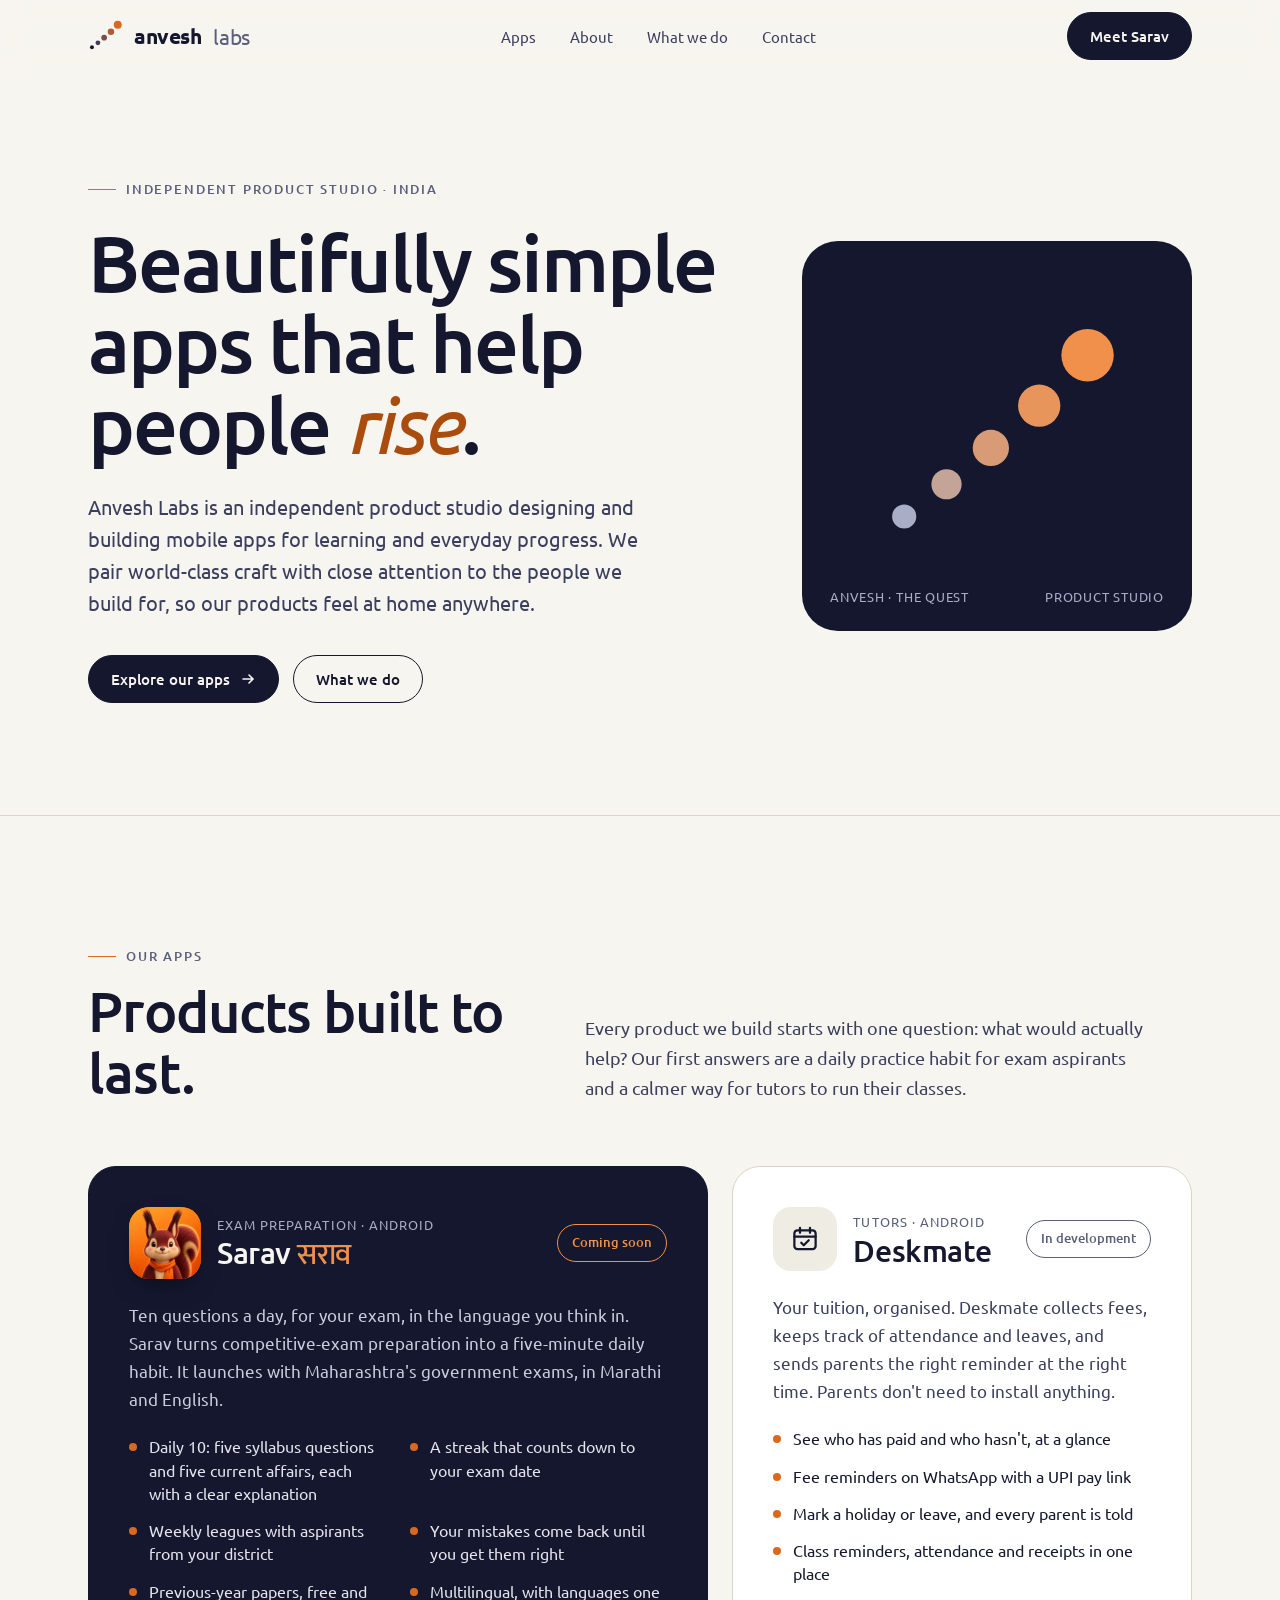
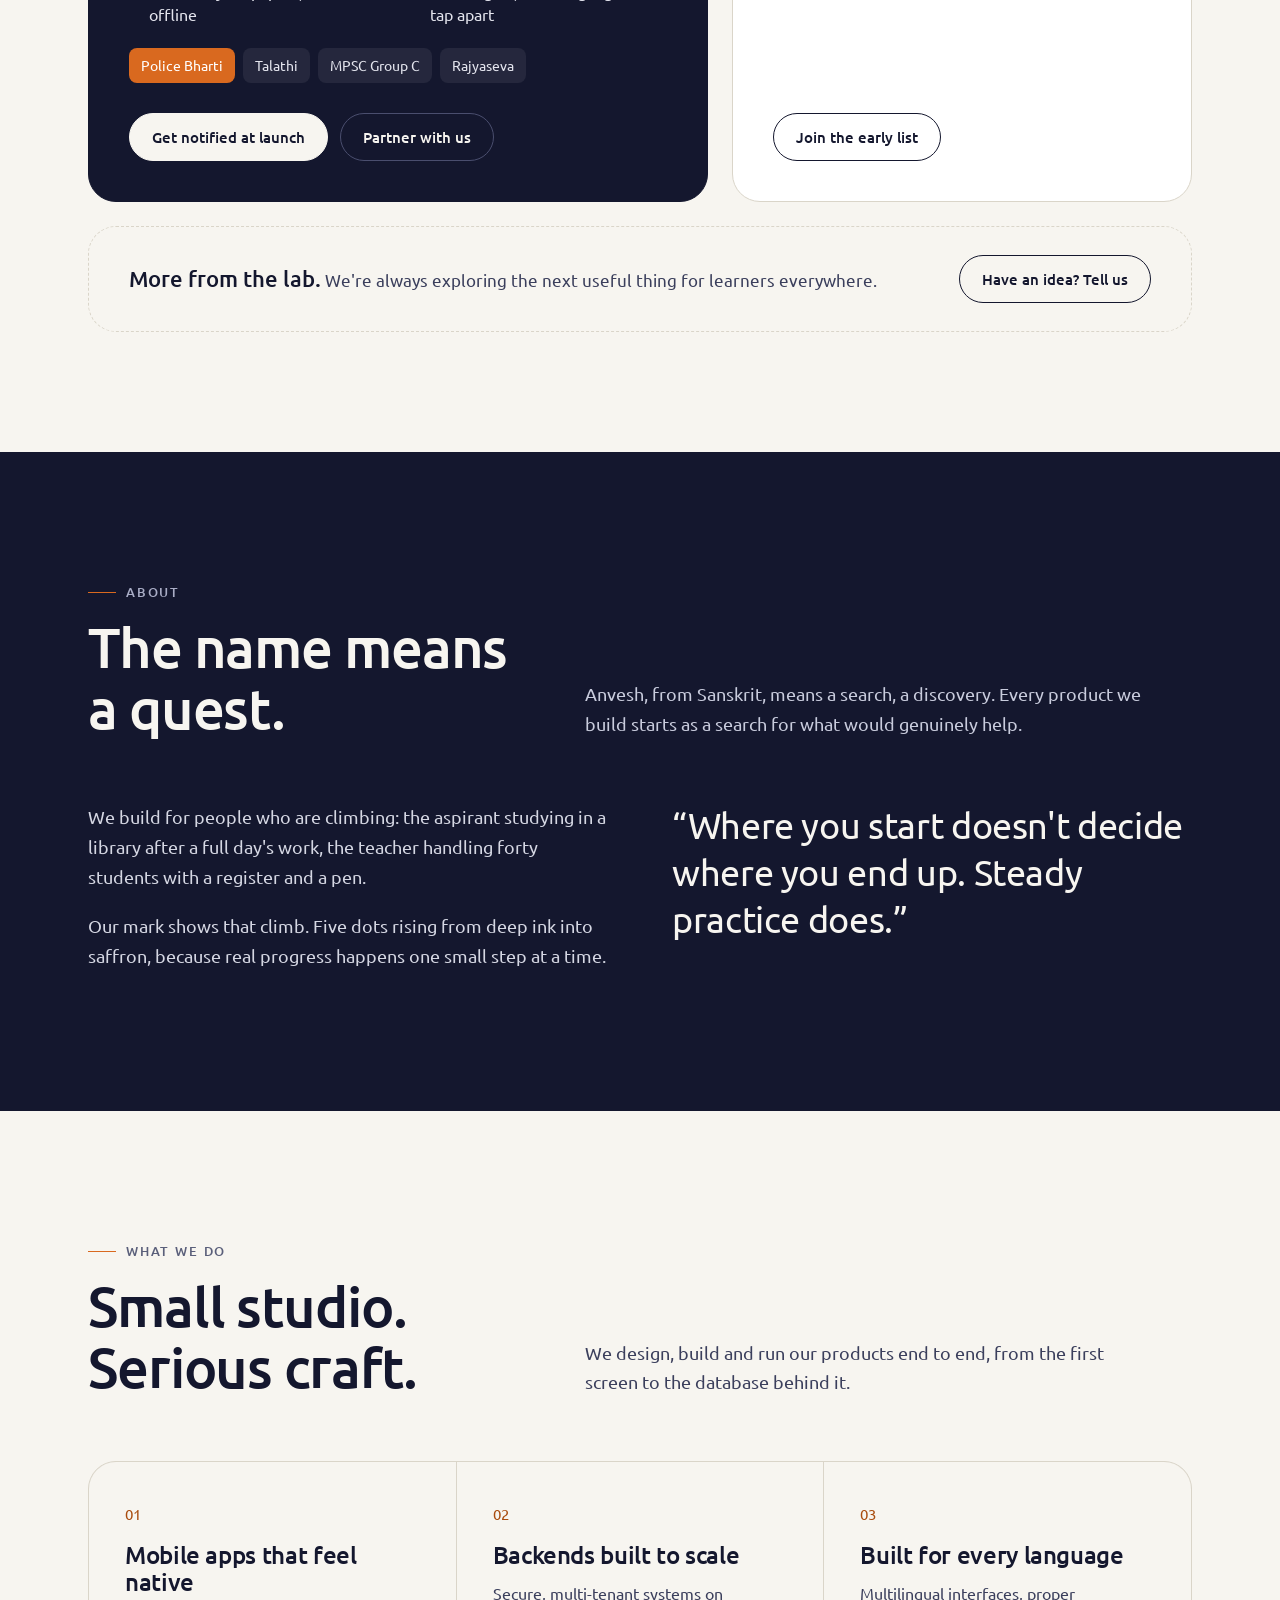
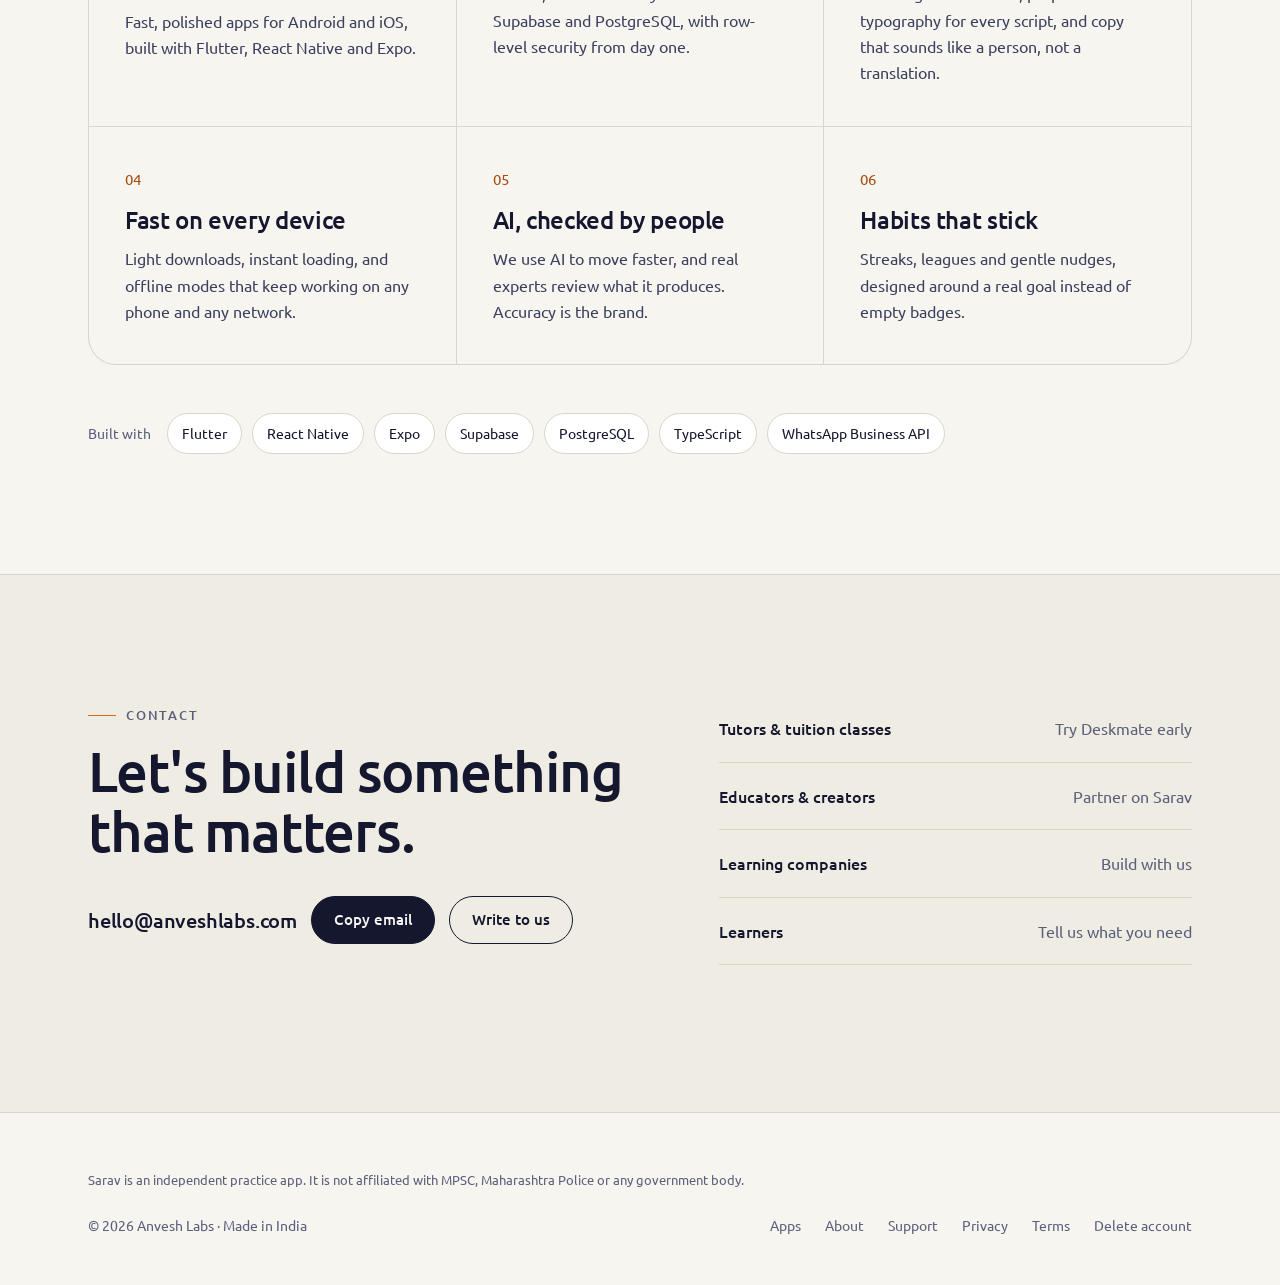
<file: index.html>
<!DOCTYPE html>
<html lang="en-IN">
<head>
<meta charset="utf-8">
<meta name="viewport" content="width=device-width, initial-scale=1">
<title>Anvesh Labs — Independent studio crafting modern mobile apps</title>
<meta name="description" content="Anvesh Labs is an independent product studio building modern, multilingual mobile apps for learning. Meet Sarav, daily exam practice in your own language, and Deskmate, fees, leaves and reminders made simple for tutors.">
<meta name="keywords" content="Anvesh Labs, mobile app studio, edtech apps, learning apps, Sarav app, exam practice app, Police Bharti app, MPSC app, tuition fee app, tutor app, Deskmate app">
<meta name="author" content="Anvesh Labs">
<meta name="robots" content="index, follow, max-image-preview:large">
<link rel="canonical" href="https://anveshlabs.com/">
<meta name="theme-color" content="#14172E">

<meta property="og:type" content="website">
<meta property="og:site_name" content="Anvesh Labs">
<meta property="og:title" content="Anvesh Labs — Independent studio crafting modern mobile apps">
<meta property="og:description" content="An independent product studio building beautifully simple apps that help people learn, prepare and grow.">
<meta property="og:url" content="https://anveshlabs.com/">
<meta property="og:image" content="https://anveshlabs.com/og-image.png">
<meta property="og:locale" content="en_IN">
<meta property="og:locale:alternate" content="mr_IN">
<meta name="twitter:card" content="summary_large_image">
<meta name="twitter:title" content="Anvesh Labs — Modern mobile apps for learning">
<meta name="twitter:description" content="Daily exam practice, fees, leaves and reminders for tutors and more from an independent product studio.">
<meta name="twitter:image" content="https://anveshlabs.com/og-image.png">

<link rel="icon" type="image/svg+xml" href="data:image/svg+xml,%3Csvg xmlns='http://www.w3.org/2000/svg' viewBox='0 0 120 120'%3E%3Crect width='120' height='120' rx='28' fill='%2314172E'/%3E%3Ccircle cx='24' cy='96' r='7' fill='%23A9ADC6'/%3E%3Ccircle cx='42' cy='82' r='8.5' fill='%23C3A496'/%3E%3Ccircle cx='60' cy='66' r='10' fill='%23D99B75'/%3E%3Ccircle cx='80' cy='47' r='11.5' fill='%23E8955C'/%3E%3Ccircle cx='99' cy='25' r='13' fill='%23F0904A'/%3E%3C/svg%3E">

<link rel="preconnect" href="https://fonts.googleapis.com">
<link rel="preconnect" href="https://fonts.gstatic.com" crossorigin>
<link href="https://fonts.googleapis.com/css2?family=Ubuntu:ital,wght@0,300;0,400;0,500;0,700;1,300;1,400;1,500;1,700&family=Mukta:wght@400;500;600&display=swap" rel="stylesheet">

<script type="application/ld+json">
{
  "@context": "https://schema.org",
  "@graph": [
    {
      "@type": "Organization",
      "@id": "https://anveshlabs.com/#org",
      "name": "Anvesh Labs",
      "alternateName": "अन्वेष लॅब्स",
      "url": "https://anveshlabs.com/",
      "logo": "https://anveshlabs.com/logo.png",
      "email": "hello@anveshlabs.com",
      "description": "Independent product studio building modern, multilingual mobile apps for learning and education.",
      "knowsLanguage": ["mr", "en", "hi"]
    },
    {
      "@type": "WebSite",
      "@id": "https://anveshlabs.com/#website",
      "url": "https://anveshlabs.com/",
      "name": "Anvesh Labs",
      "publisher": {"@id": "https://anveshlabs.com/#org"},
      "inLanguage": "en-IN"
    },
    {
      "@type": "MobileApplication",
      "name": "Sarav",
      "alternateName": "सराव",
      "operatingSystem": "Android",
      "applicationCategory": "EducationalApplication",
      "inLanguage": ["mr", "en"],
      "image": "https://anveshlabs.com/assets/sarav-icon.png",
      "description": "Daily 10-question practice in Marathi for Maharashtra Police Bharti, Talathi and MPSC exams, with streaks, district leagues and mistake review.",
      "publisher": {"@id": "https://anveshlabs.com/#org"},
      "offers": {"@type": "Offer", "price": "0", "priceCurrency": "INR"}
    },
    {
      "@type": "MobileApplication",
      "name": "Deskmate",
      "operatingSystem": "Android",
      "applicationCategory": "BusinessApplication",
      "inLanguage": ["en", "hi", "mr"],
      "description": "Fees, attendance, leaves and reminders for home tutors and tuition classes, with WhatsApp reminders and UPI pay links. Parents install nothing.",
      "publisher": {"@id": "https://anveshlabs.com/#org"},
      "offers": {"@type": "Offer", "price": "0", "priceCurrency": "INR"}
    }
  ]
}
</script>

<style>
  :root{
    --ivory:#F7F5F0; --paper:#EFECE4; --ink:#14172E; --ink-2:#3B3F5C; --muted:#5A5F7A;
    --line:#DAD5C9; --saffron:#D9691F; --saffron-text:#A94C0E; --saffron-soft:#F0904A;
    --serif:'Ubuntu', system-ui, sans-serif; --sans:'Ubuntu', system-ui, sans-serif; --mr:'Mukta', 'Ubuntu', sans-serif;
    --wrap:1160px;
  }
  *{box-sizing:border-box}
  html{scroll-behavior:smooth}
  body{margin:0;background:var(--ivory);color:var(--ink);font-family:var(--sans);font-size:17px;line-height:1.65;-webkit-font-smoothing:antialiased}
  img,svg{display:block}
  a{color:inherit}
  [lang="mr"]{font-family:var(--mr)}
  .wrap{max-width:var(--wrap);margin:0 auto;padding:0 28px}
  .skip{position:absolute;left:-999px;top:8px;background:var(--ink);color:var(--ivory);padding:8px 14px;border-radius:8px;z-index:50}
  .skip:focus{left:12px}
  :focus-visible{outline:2px solid var(--saffron);outline-offset:3px;border-radius:4px}

  /* Header */
  header.site{position:sticky;top:0;z-index:20;background:rgba(247,245,240,.88);backdrop-filter:saturate(1.2) blur(10px);border-bottom:1px solid transparent;transition:border-color .2s}
  header.site.scrolled{border-bottom-color:var(--line)}
  .bar{display:flex;align-items:center;justify-content:space-between;height:72px}
  .brand{display:flex;align-items:center;gap:12px;text-decoration:none}
  .brand b{font-weight:600;font-size:21px;letter-spacing:-.02em}
  .brand span{font-weight:400;font-size:21px;letter-spacing:-.02em;color:var(--muted)}
  nav.main ul{display:flex;gap:34px;list-style:none;margin:0;padding:0}
  nav.main a{text-decoration:none;font-size:15px;color:var(--ink-2);padding:10px 0}
  nav.main a:hover{color:var(--ink)}
  .btn{display:inline-flex;align-items:center;gap:10px;min-height:48px;padding:0 22px;border-radius:999px;font:500 15px/1 var(--sans);text-decoration:none;border:1px solid var(--ink);cursor:pointer;transition:transform .15s, background .15s}
  .btn:hover{transform:translateY(-1px)}
  .btn-dark{background:var(--ink);color:var(--ivory)}
  .btn-dark:hover{background:#262A4A}
  .btn-ghost{background:transparent;color:var(--ink)}
  .btn-ghost:hover{background:var(--paper)}
  .menu-btn{display:none;background:none;border:1px solid var(--line);border-radius:10px;width:44px;height:44px;cursor:pointer;color:var(--ink)}

  /* Hero */
  .hero{padding:96px 0 112px;border-bottom:1px solid var(--line)}
  .hero-grid{display:grid;grid-template-columns:1.25fr .75fr;gap:64px;align-items:center}
  .eyebrow{display:inline-flex;align-items:center;gap:10px;font-size:13px;letter-spacing:.14em;text-transform:uppercase;color:var(--muted);font-weight:500}
  .eyebrow i{width:28px;height:1px;background:var(--saffron)}
  h1{font-family:var(--serif);font-weight:500;font-size:clamp(44px,6.2vw,84px);line-height:1.02;letter-spacing:-.025em;margin:22px 0 26px}
  h1 em{font-style:italic;color:var(--saffron-text)}
  .lede{font-size:20px;line-height:1.6;color:var(--ink-2);max-width:580px;margin:0 0 36px}
  .cta{display:flex;flex-wrap:wrap;gap:14px}
  .hero-mark{position:relative;aspect-ratio:1/1;background:var(--ink);border-radius:36px;display:flex;align-items:center;justify-content:center;overflow:hidden}
  .hero-mark svg{width:62%}
  .hero-mark .caption{position:absolute;left:28px;bottom:24px;right:28px;display:flex;justify-content:space-between;color:#A9ADC6;font-size:13px;letter-spacing:.06em}
  .hero-mark .caption span[lang="mr"]{font-size:17px;color:var(--saffron-soft);letter-spacing:0}

  /* Sections */
  section{padding:120px 0}
  .sec-head{display:grid;grid-template-columns:1fr 1.4fr;gap:64px;margin-bottom:64px;align-items:end}
  h2{font-family:var(--serif);font-weight:500;font-size:clamp(36px,4.4vw,56px);line-height:1.08;letter-spacing:-.02em;margin:14px 0 0}
  .sec-head p{color:var(--ink-2);font-size:18px;margin:0;max-width:560px}
  h3{font-family:var(--serif);font-weight:500;font-size:30px;letter-spacing:-.015em;line-height:1.15;margin:0}

  /* Apps */
  .apps{display:grid;grid-template-columns:1.35fr 1fr;gap:24px}
  .app{background:#fff;border:1px solid var(--line);border-radius:28px;padding:40px;display:flex;flex-direction:column;gap:22px}
  .app.flag{background:var(--ink);color:var(--ivory);border-color:var(--ink)}
  .app-top{display:flex;align-items:center;justify-content:space-between;gap:16px}
  .app-id{display:flex;align-items:center;gap:16px}
  .app-icon{width:64px;height:64px;border-radius:18px;display:flex;align-items:center;justify-content:center;flex:none}
  .flag .app-icon{background:var(--saffron)}
  .app-icon-img{width:72px;height:72px;background:none;border-radius:20px;box-shadow:0 10px 24px -10px rgba(0,0,0,.5)}
  .app-icon.light{background:var(--paper)}
  .app-icon span{font:600 34px/1 var(--mr);color:#fff;margin-top:4px}
  .app-icon.light span{color:var(--ink)}
  .app small{display:block;font-size:13px;letter-spacing:.08em;text-transform:uppercase;color:var(--muted)}
  .flag small{color:#A9ADC6}
  .pill{font-size:13px;font-weight:500;padding:7px 14px;border-radius:999px;border:1px solid currentColor;white-space:nowrap}
  .flag .pill{color:var(--saffron-soft)}
  .pill.dim{color:var(--muted)}
  .app p{margin:0;color:var(--ink-2)}
  .flag p{color:#C9CCDD}
  .feat{list-style:none;padding:0;margin:0;display:grid;grid-template-columns:1fr 1fr;gap:14px 24px}
  .feat li{display:flex;gap:12px;font-size:15.5px;line-height:1.5}
  .feat li::before{content:"";flex:none;width:8px;height:8px;border-radius:50%;background:var(--saffron);margin-top:8px}
  .flag .feat li{color:#E4E5EE}
  .tracks{display:flex;flex-wrap:wrap;gap:8px}
  .tracks span{font-size:14px;padding:6px 12px;border-radius:8px;background:rgba(255,255,255,.07);color:#E4E5EE}
  .tracks span.on{background:var(--saffron);color:#fff}
  .app .actions{margin-top:auto;display:flex;flex-wrap:wrap;gap:12px;padding-top:8px}
  .flag .btn-light{background:var(--ivory);color:var(--ink);border-color:var(--ivory)}
  .flag .btn-line{background:transparent;color:var(--ivory);border-color:#4A4E6E}
  .next{grid-column:1/-1;display:flex;align-items:center;justify-content:space-between;gap:24px;border:1px dashed var(--line);border-radius:28px;padding:28px 40px;color:var(--ink-2)}
  .next b{font-family:var(--serif);font-weight:500;font-size:22px;color:var(--ink)}

  /* Story */
  .story{background:var(--ink);color:var(--ivory)}
  .story .eyebrow{color:#A9ADC6}
  .story h2{color:var(--ivory)}
  .story .sec-head p{color:#C9CCDD}
  .decode{display:grid;grid-template-columns:repeat(5,minmax(0,1fr));gap:16px;margin-bottom:72px}
  .letter{border-top:1px solid #33375A;padding-top:22px}
  .letter .dot{border-radius:50%;margin-bottom:22px}
  .letter b{display:block;font-family:var(--serif);font-weight:500;font-size:64px;line-height:1;letter-spacing:-.02em}
  .letter span{display:block;margin-top:10px;color:#A9ADC6;font-size:15px}
  .story-body{display:grid;grid-template-columns:1fr 1fr;gap:64px}
  .story-body p{margin:0 0 20px;color:#D5D7E3;font-size:18px}
  blockquote{margin:0;font-family:var(--serif);font-size:clamp(26px,2.8vw,36px);line-height:1.3;letter-spacing:-.01em;color:var(--ivory)}
  blockquote span[lang="mr"]{display:block;margin-top:18px;font-size:22px;color:var(--saffron-soft)}

  /* Craft */
  .craft{display:grid;grid-template-columns:repeat(3,minmax(0,1fr));gap:1px;background:var(--line);border:1px solid var(--line);border-radius:28px;overflow:hidden}
  .craft article{background:var(--ivory);padding:40px 36px}
  .craft .num{font-family:var(--serif);font-size:15px;color:var(--saffron-text)}
  .craft h3{font-size:24px;margin:14px 0 12px}
  .craft p{margin:0;color:var(--ink-2);font-size:16px}
  .stack{margin-top:48px;display:flex;flex-wrap:wrap;gap:10px;align-items:center}
  .stack em{font-style:normal;color:var(--muted);font-size:14px;margin-right:6px}
  .stack span{font-size:14px;padding:8px 14px;border:1px solid var(--line);border-radius:999px;background:#fff}

  /* Contact */
  .contact{background:var(--paper);border-top:1px solid var(--line)}
  .contact-grid{display:grid;grid-template-columns:1.2fr 1fr;gap:64px;align-items:start}
  .who{list-style:none;padding:0;margin:0;display:grid;gap:0}
  .who li{display:flex;justify-content:space-between;gap:20px;padding:20px 0;border-bottom:1px solid var(--line);font-size:16px}
  .who li b{font-weight:500}
  .who li span{color:var(--muted);text-align:right}
  .mail{margin-top:34px;display:flex;flex-wrap:wrap;align-items:center;gap:14px}
  .mail code{font:500 20px/1 var(--sans);letter-spacing:-.01em}
  .copied{font-size:14px;color:var(--saffron-text);min-height:20px}

  footer{padding:56px 0 48px;border-top:1px solid var(--line)}
  .foot{display:flex;flex-wrap:wrap;justify-content:space-between;gap:24px;align-items:center;color:var(--muted);font-size:14px}
  .foot ul{display:flex;gap:24px;list-style:none;margin:0;padding:0}
  .foot a{text-decoration:none}
  .foot a:hover{color:var(--ink)}

  .reveal{opacity:0;transform:translateY(18px);transition:opacity .8s ease, transform .8s ease}
  .reveal.in{opacity:1;transform:none}
  @media (prefers-reduced-motion: reduce){.reveal{opacity:1;transform:none;transition:none}html{scroll-behavior:auto}}

  @media (max-width: 960px){
    .hero-grid,.sec-head,.apps,.story-body,.contact-grid{grid-template-columns:1fr}
    .hero-mark{max-width:420px}
    .craft{grid-template-columns:1fr 1fr}
    .decode{grid-template-columns:repeat(5,minmax(0,1fr));gap:10px}
    .letter b{font-size:40px}
  }
  @media (max-width: 720px){
    body{font-size:16px}
    section{padding:84px 0}
    .hero{padding:56px 0 80px}
    .menu-btn{display:inline-flex;align-items:center;justify-content:center}
    nav.main{position:absolute;top:72px;left:0;right:0;background:var(--ivory);border-bottom:1px solid var(--line);display:none}
    nav.main.open{display:block}
    nav.main ul{flex-direction:column;gap:0;padding:8px 28px 20px}
    nav.main a{display:block;padding:14px 0;font-size:17px}
    .bar .btn-dark{display:none}
    .app{padding:28px}
    .feat{grid-template-columns:1fr}
    .craft{grid-template-columns:1fr}
    .decode{grid-template-columns:1fr;gap:0}
    .letter{display:flex;align-items:center;gap:20px;padding:16px 0}
    .letter .dot{margin:0}
    .letter b{font-size:34px;width:52px}
    .letter span{margin:0}
    .next{flex-direction:column;align-items:flex-start;padding:24px 28px}
  }
</style>
</head>
<body>
<a class="skip" href="#main">Skip to content</a>

<header class="site" id="top">
  <div class="wrap bar">
    <a class="brand" href="#top" aria-label="Anvesh Labs — home">
      <svg width="34" height="34" viewBox="0 0 120 120" aria-hidden="true">
        <circle cx="14" cy="100" r="7" fill="#14172E"/><circle cx="35" cy="84" r="8.5" fill="#4A3A52"/><circle cx="57" cy="66" r="10" fill="#7D4B4E"/><circle cx="81" cy="45" r="11.5" fill="#B05A36"/><circle cx="105" cy="20" r="14" fill="#D9691F"/>
      </svg>
      <b>anvesh</b><span>labs</span>
    </a>
    <nav class="main" id="nav" aria-label="Main">
      <ul>
        <li><a href="#apps">Apps</a></li>
        <li><a href="#story">About</a></li>
        <li><a href="#craft">What we do</a></li>
        <li><a href="#contact">Contact</a></li>
      </ul>
    </nav>
    <a class="btn btn-dark" href="#sarav">Meet Sarav</a>
    <button class="menu-btn" id="menuBtn" aria-label="Open menu" aria-expanded="false" aria-controls="nav">
      <svg width="20" height="20" viewBox="0 0 20 20" fill="none" stroke="currentColor" stroke-width="1.8" stroke-linecap="round" aria-hidden="true"><path d="M3 6h14M3 14h14"/></svg>
    </button>
  </div>
</header>

<main id="main">
  <!-- HERO -->
  <section class="hero" aria-labelledby="hero-title">
    <div class="wrap hero-grid">
      <div class="reveal">
        <div class="eyebrow"><i></i>Independent product studio · India</div>
        <h1 id="hero-title">Beautifully simple apps that help people <em>rise</em>.</h1>
        <p class="lede">Anvesh Labs is an independent product studio designing and building mobile apps for learning and everyday progress. We pair world-class craft with close attention to the people we build for, so our products feel at home anywhere.</p>
        <div class="cta">
          <a class="btn btn-dark" href="#apps">Explore our apps
            <svg width="16" height="16" viewBox="0 0 16 16" fill="none" stroke="currentColor" stroke-width="1.6" stroke-linecap="round" aria-hidden="true"><path d="M3 8h10M9 4l4 4-4 4"/></svg>
          </a>
          <a class="btn btn-ghost" href="#craft">What we do</a>
        </div>
      </div>
      <div class="hero-mark reveal" role="img" aria-label="The Anvesh Labs mark: five dots rising from deep ink to saffron">
        <svg viewBox="0 0 120 120" aria-hidden="true">
          <circle cx="14" cy="100" r="6" fill="#A9ADC6"/><circle cx="35" cy="84" r="7.5" fill="#C3A496"/><circle cx="57" cy="66" r="9" fill="#D99B75"/><circle cx="81" cy="45" r="10.5" fill="#E8955C"/><circle cx="105" cy="20" r="13" fill="#F0904A"/>
        </svg>
        <div class="caption"><span>ANVESH · THE QUEST</span><span>PRODUCT STUDIO</span></div>
      </div>
    </div>
  </section>

  <!-- APPS -->
  <section id="apps" aria-labelledby="apps-title">
    <div class="wrap">
      <div class="sec-head reveal">
        <div>
          <div class="eyebrow"><i></i>Our apps</div>
          <h2 id="apps-title">Products built to last.</h2>
        </div>
        <p>Every product we build starts with one question: what would actually help? Our first answers are a daily practice habit for exam aspirants and a calmer way for tutors to run their classes.</p>
      </div>

      <div class="apps">
        <article class="app flag reveal" id="sarav" aria-labelledby="sarav-title">
          <div class="app-top">
            <div class="app-id">
              <img class="app-icon app-icon-img" src="assets/sarav-icon.webp" width="64" height="64" alt="Sarav app icon" decoding="async">
              <div>
                <small>Exam preparation · Android</small>
                <h3 id="sarav-title">Sarav <span lang="mr" style="color:var(--saffron-soft)">सराव</span></h3>
              </div>
            </div>
            <span class="pill">Coming soon</span>
          </div>
          <p>Ten questions a day, for your exam, in the language you think in. Sarav turns competitive-exam preparation into a five-minute daily habit. It launches with Maharashtra's government exams, in Marathi and English.</p>
          <ul class="feat">
            <li>Daily 10: five syllabus questions and five current affairs, each with a clear explanation</li>
            <li>A streak that counts down to your exam date</li>
            <li>Weekly leagues with aspirants from your district</li>
            <li>Your mistakes come back until you get them right</li>
            <li>Previous-year papers, free and offline</li>
            <li>Multilingual, with languages one tap apart</li>
          </ul>
          <div class="tracks" aria-label="Exam tracks">
            <span class="on">Police Bharti</span><span>Talathi</span><span>MPSC Group C</span><span>Rajyaseva</span>
          </div>
          <div class="actions">
            <a class="btn btn-light" href="mailto:hello@anveshlabs.com?subject=Notify%20me%20when%20Sarav%20launches">Get notified at launch</a>
            <a class="btn btn-line" href="#contact">Partner with us</a>
          </div>
        </article>

        <article class="app reveal" id="deskmate" aria-labelledby="deskmate-title">
          <div class="app-top">
            <div class="app-id">
              <div class="app-icon light" aria-hidden="true">
                <svg width="30" height="30" viewBox="0 0 24 24" fill="none" stroke="#14172E" stroke-width="1.8" stroke-linecap="round" stroke-linejoin="round"><rect x="3.5" y="5" width="17" height="15" rx="2.5"/><path d="M3.5 10h17M8 3v4M16 3v4"/><path d="M9 15l2 2 4-4"/></svg>
              </div>
              <div>
                <small>Tutors · Android</small>
                <h3 id="deskmate-title">Deskmate</h3>
              </div>
            </div>
            <span class="pill dim">In development</span>
          </div>
          <p>Your tuition, organised. Deskmate collects fees, keeps track of attendance and leaves, and sends parents the right reminder at the right time. Parents don't need to install anything.</p>
          <ul class="feat" style="grid-template-columns:1fr">
            <li>See who has paid and who hasn't, at a glance</li>
            <li>Fee reminders on WhatsApp with a UPI pay link</li>
            <li>Mark a holiday or leave, and every parent is told</li>
            <li>Class reminders, attendance and receipts in one place</li>
          </ul>
          <div class="actions">
            <a class="btn btn-ghost" href="mailto:hello@anveshlabs.com?subject=I%27d%20like%20to%20try%20Deskmate">Join the early list</a>
          </div>
        </article>

        <div class="next reveal">
          <div><b>More from the lab.</b> We're always exploring the next useful thing for learners everywhere.</div>
          <a class="btn btn-ghost" href="#contact">Have an idea? Tell us</a>
        </div>
      </div>
    </div>
  </section>

  <!-- ABOUT -->
  <section class="story" id="story" aria-labelledby="story-title">
    <div class="wrap">
      <div class="sec-head reveal">
        <div>
          <div class="eyebrow"><i></i>About</div>
          <h2 id="story-title">The name means a quest.</h2>
        </div>
        <p>Anvesh, from Sanskrit, means a search, a discovery. Every product we build starts as a search for what would genuinely help.</p>
      </div>

      <div class="story-body">
        <div class="reveal">
          <p>We build for people who are climbing: the aspirant studying in a library after a full day's work, the teacher handling forty students with a register and a pen.</p>
          <p>Our mark shows that climb. Five dots rising from deep ink into saffron, because real progress happens one small step at a time.</p>
        </div>
        <blockquote class="reveal">“Where you start doesn't decide where you end up. Steady practice does.”</blockquote>
      </div>
    </div>
  </section>

  <!-- CRAFT -->
  <section id="craft" aria-labelledby="craft-title">
    <div class="wrap">
      <div class="sec-head reveal">
        <div>
          <div class="eyebrow"><i></i>What we do</div>
          <h2 id="craft-title">Small studio. Serious craft.</h2>
        </div>
        <p>We design, build and run our products end to end, from the first screen to the database behind it.</p>
      </div>

      <div class="craft reveal">
        <article>
          <div class="num">01</div>
          <h3>Mobile apps that feel native</h3>
          <p>Fast, polished apps for Android and iOS, built with Flutter, React Native and Expo.</p>
        </article>
        <article>
          <div class="num">02</div>
          <h3>Backends built to scale</h3>
          <p>Secure, multi-tenant systems on Supabase and PostgreSQL, with row-level security from day one.</p>
        </article>
        <article>
          <div class="num">03</div>
          <h3>Built for every language</h3>
          <p>Multilingual interfaces, proper typography for every script, and copy that sounds like a person, not a translation.</p>
        </article>
        <article>
          <div class="num">04</div>
          <h3>Fast on every device</h3>
          <p>Light downloads, instant loading, and offline modes that keep working on any phone and any network.</p>
        </article>
        <article>
          <div class="num">05</div>
          <h3>AI, checked by people</h3>
          <p>We use AI to move faster, and real experts review what it produces. Accuracy is the brand.</p>
        </article>
        <article>
          <div class="num">06</div>
          <h3>Habits that stick</h3>
          <p>Streaks, leagues and gentle nudges, designed around a real goal instead of empty badges.</p>
        </article>
      </div>

      <div class="stack reveal" aria-label="Technologies we use">
        <em>Built with</em><span>Flutter</span><span>React Native</span><span>Expo</span><span>Supabase</span><span>PostgreSQL</span><span>TypeScript</span><span>WhatsApp Business API</span>
      </div>
    </div>
  </section>

  <!-- CONTACT -->
  <section class="contact" id="contact" aria-labelledby="contact-title">
    <div class="wrap contact-grid">
      <div class="reveal">
        <div class="eyebrow"><i></i>Contact</div>
        <h2 id="contact-title">Let's build something that matters.</h2>
        <div class="mail">
          <code id="email">hello@anveshlabs.com</code>
          <button class="btn btn-dark" id="copyBtn" type="button">Copy email</button>
          <a class="btn btn-ghost" href="mailto:hello@anveshlabs.com">Write to us</a>
        </div>
        <p class="copied" id="copied" aria-live="polite"></p>
      </div>
      <ul class="who reveal" aria-label="Who we'd love to hear from">
        <li><b>Tutors &amp; tuition classes</b><span>Try Deskmate early</span></li>
        <li><b>Educators &amp; creators</b><span>Partner on Sarav</span></li>
        <li><b>Learning companies</b><span>Build with us</span></li>
        <li><b>Learners</b><span>Tell us what you need</span></li>
      </ul>
    </div>
  </section>
</main>

<footer>
  <p class="wrap" style="color:var(--muted);font-size:13px;margin:0 auto 24px">Sarav is an independent practice app. It is not affiliated with MPSC, Maharashtra Police or any government body.</p>
  <div class="wrap foot">
    <div>© <span id="yr">2026</span> Anvesh Labs · Made in India</div>
    <ul>
      <li><a href="#apps">Apps</a></li>
      <li><a href="#story">About</a></li>
      <li><a href="/support">Support</a></li>
      <li><a href="/privacy">Privacy</a></li>
      <li><a href="/terms">Terms</a></li>
      <li><a href="/delete-account">Delete account</a></li>
    </ul>
  </div>
</footer>

<script>
  (function(){
    var header=document.querySelector('header.site');
    function onScroll(){header.classList.toggle('scrolled', window.scrollY>8);}
    window.addEventListener('scroll', onScroll, {passive:true}); onScroll();

    var btn=document.getElementById('menuBtn'), nav=document.getElementById('nav');
    btn.addEventListener('click', function(){
      var open=nav.classList.toggle('open'); btn.setAttribute('aria-expanded', open);
    });
    nav.addEventListener('click', function(e){ if(e.target.tagName==='A'){ nav.classList.remove('open'); btn.setAttribute('aria-expanded','false'); }});

    var copyBtn=document.getElementById('copyBtn'), copied=document.getElementById('copied');
    copyBtn.addEventListener('click', function(){
      var text='hello@anveshlabs.com';
      try{
        navigator.clipboard.writeText(text).then(function(){ copied.textContent='Email copied.'; }, function(){ copied.textContent='Copy failed. Please select the address above.'; });
      }catch(e){ copied.textContent='Copy failed. Please select the address above.'; }
    });

    document.getElementById('yr').textContent=new Date().getFullYear();

    var els=document.querySelectorAll('.reveal');
    if('IntersectionObserver' in window){
      var io=new IntersectionObserver(function(entries){
        entries.forEach(function(en){ if(en.isIntersecting){ en.target.classList.add('in'); io.unobserve(en.target); }});
      }, {rootMargin:'0px 0px -8% 0px'});
      els.forEach(function(el){ io.observe(el); });
    } else { els.forEach(function(el){ el.classList.add('in'); }); }
  })();
</script>
</body>
</html>
</file>
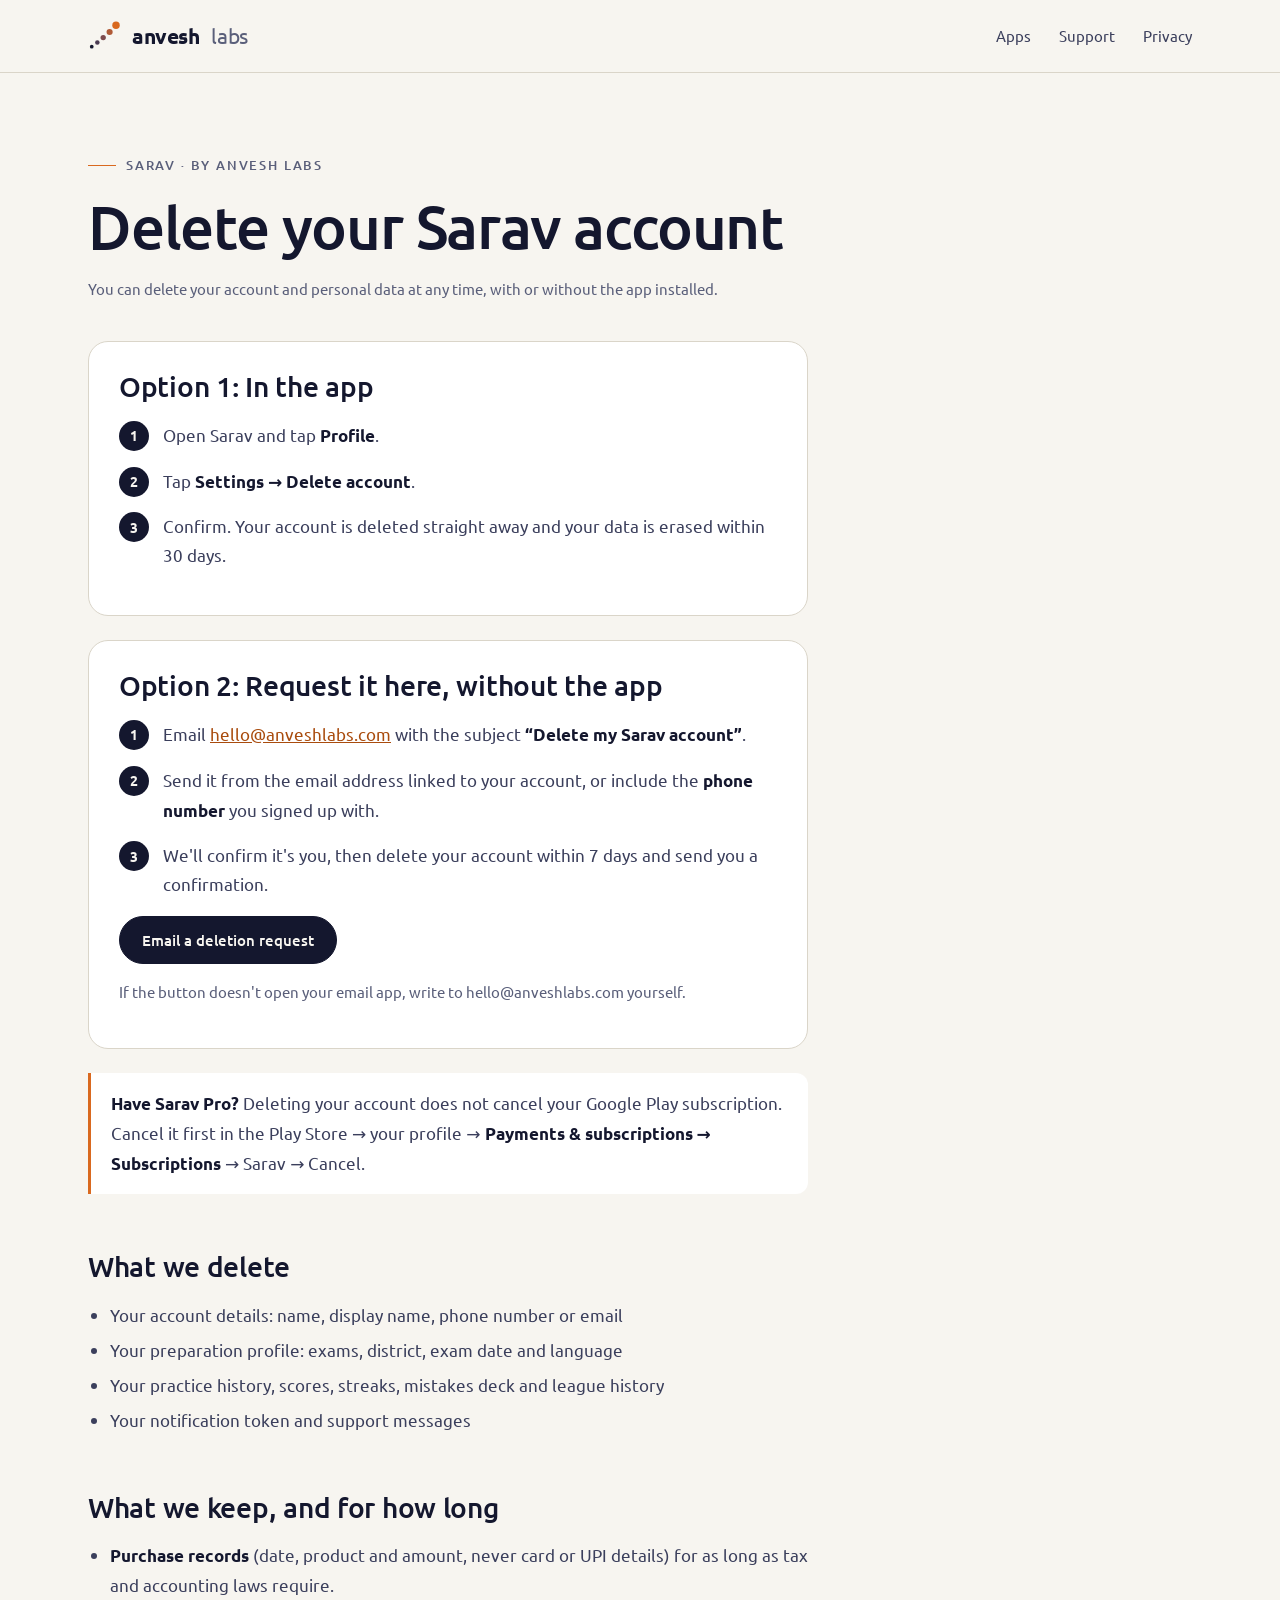
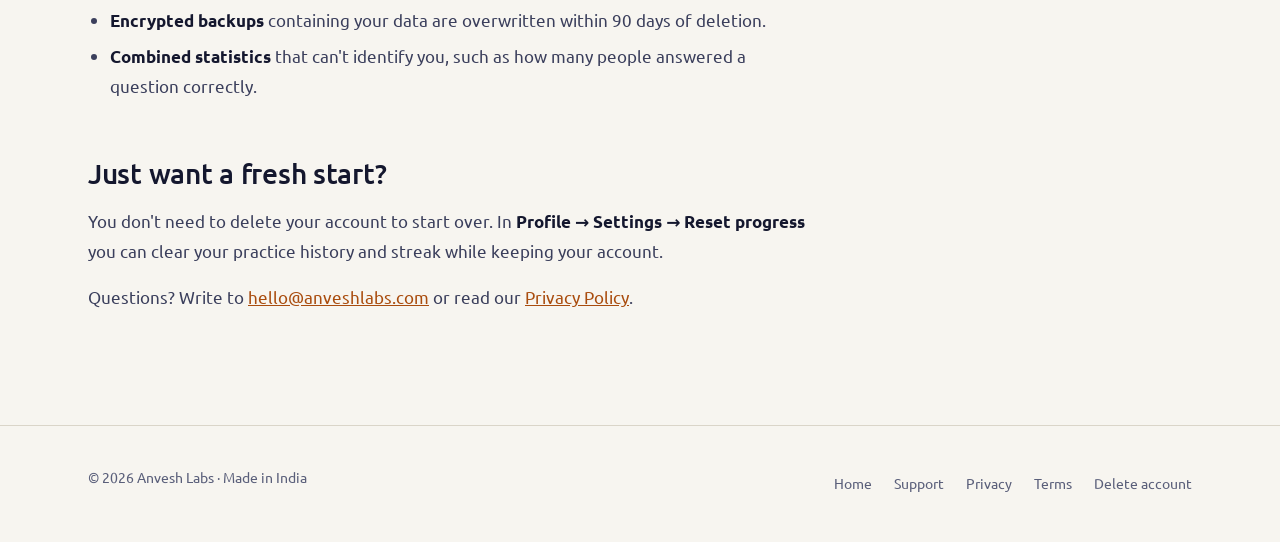
<file: delete-account.html>
<!DOCTYPE html>
<html lang="en-IN">
<head>
<meta charset="utf-8">
<meta name="viewport" content="width=device-width, initial-scale=1">
<title>Delete your Sarav account — Anvesh Labs</title>
<meta name="description" content="How to delete your Sarav account and personal data, in the app or by request from this page, and what we delete and keep.">
<link rel="canonical" href="https://anveshlabs.com/delete-account">
<meta name="robots" content="index, follow">
<meta name="theme-color" content="#14172E">
<link rel="icon" type="image/svg+xml" href="data:image/svg+xml,%3Csvg xmlns='http://www.w3.org/2000/svg' viewBox='0 0 120 120'%3E%3Crect width='120' height='120' rx='28' fill='%2314172E'/%3E%3Ccircle cx='24' cy='96' r='7' fill='%23A9ADC6'/%3E%3Ccircle cx='42' cy='82' r='8.5' fill='%23C3A496'/%3E%3Ccircle cx='60' cy='66' r='10' fill='%23D99B75'/%3E%3Ccircle cx='80' cy='47' r='11.5' fill='%23E8955C'/%3E%3Ccircle cx='99' cy='25' r='13' fill='%23F0904A'/%3E%3C/svg%3E">
<link rel="preconnect" href="https://fonts.googleapis.com">
<link rel="preconnect" href="https://fonts.gstatic.com" crossorigin>
<link href="https://fonts.googleapis.com/css2?family=Ubuntu:ital,wght@0,300;0,400;0,500;0,700;1,300;1,400;1,500;1,700&family=Mukta:wght@400;500;600&display=swap" rel="stylesheet">
<link rel="stylesheet" href="/assets/legal.css">
</head>
<body>
<a class="skip" href="#main">Skip to content</a>
<header class="site">
  <div class="bar">
    <a class="brand" href="/" aria-label="Anvesh Labs — home">
      <svg width="32" height="32" viewBox="0 0 120 120" aria-hidden="true"><circle cx="14" cy="100" r="7" fill="#14172E"/><circle cx="35" cy="84" r="8.5" fill="#4A3A52"/><circle cx="57" cy="66" r="10" fill="#7D4B4E"/><circle cx="81" cy="45" r="11.5" fill="#B05A36"/><circle cx="105" cy="20" r="14" fill="#D9691F"/></svg>
      <b>anvesh</b><span>labs</span>
    </a>
    <nav aria-label="Main">
      <a class="hide-sm" href="/#apps">Apps</a>
      <a href="/support">Support</a>
      <a href="/privacy">Privacy</a>
    </nav>
  </div>
</header>

<main id="main" class="doc" style="grid-template-columns:minmax(0,1fr)">
  <article class="legal">
    <div class="eyebrow"><i></i>Sarav · by Anvesh Labs</div>
    <h1>Delete your Sarav account</h1>
    <p class="meta">You can delete your account and personal data at any time, with or without the app installed.</p>

    <section class="card" aria-labelledby="inapp">
      <h2 id="inapp">Option 1: In the app</h2>
      <ol class="steps">
        <li>Open Sarav and tap <strong>Profile</strong>.</li>
        <li>Tap <strong>Settings → Delete account</strong>.</li>
        <li>Confirm. Your account is deleted straight away and your data is erased within 30 days.</li>
      </ol>
    </section>

    <section class="card" aria-labelledby="web">
      <h2 id="web">Option 2: Request it here, without the app</h2>
      <ol class="steps">
        <li>Email <a href="mailto:hello@anveshlabs.com?subject=Delete%20my%20Sarav%20account">hello@anveshlabs.com</a> with the subject <strong>“Delete my Sarav account”</strong>.</li>
        <li>Send it from the email address linked to your account, or include the <strong>phone number</strong> you signed up with.</li>
        <li>We'll confirm it's you, then delete your account within 7 days and send you a confirmation.</li>
      </ol>
      <p style="margin-bottom:0"><a class="btn" href="mailto:hello@anveshlabs.com?subject=Delete%20my%20Sarav%20account&amp;body=Please%20delete%20my%20Sarav%20account.%0ARegistered%20phone%20or%20email%3A%20">Email a deletion request</a></p>
      <p style="font-size:15px;color:var(--muted)">If the button doesn't open your email app, write to hello@anveshlabs.com yourself.</p>
    </section>

    <div class="note">
      <p style="margin:0"><strong>Have Sarav Pro?</strong> Deleting your account does not cancel your Google Play subscription. Cancel it first in the Play Store → your profile → <strong>Payments &amp; subscriptions → Subscriptions</strong> → Sarav → Cancel.</p>
    </div>

    <h2>What we delete</h2>
    <ul>
      <li>Your account details: name, display name, phone number or email</li>
      <li>Your preparation profile: exams, district, exam date and language</li>
      <li>Your practice history, scores, streaks, mistakes deck and league history</li>
      <li>Your notification token and support messages</li>
    </ul>

    <h2>What we keep, and for how long</h2>
    <ul>
      <li><strong>Purchase records</strong> (date, product and amount, never card or UPI details) for as long as tax and accounting laws require.</li>
      <li><strong>Encrypted backups</strong> containing your data are overwritten within 90 days of deletion.</li>
      <li><strong>Combined statistics</strong> that can't identify you, such as how many people answered a question correctly.</li>
    </ul>

    <h2>Just want a fresh start?</h2>
    <p>You don't need to delete your account to start over. In <strong>Profile → Settings → Reset progress</strong> you can clear your practice history and streak while keeping your account.</p>

    <p>Questions? Write to <a href="mailto:hello@anveshlabs.com">hello@anveshlabs.com</a> or read our <a href="/privacy">Privacy Policy</a>.</p>
  </article>
</main>

<footer>
  <div class="foot">
    <div>© 2026 Anvesh Labs · Made in India</div>
    <ul>
      <li><a href="/">Home</a></li>
      <li><a href="/support">Support</a></li>
      <li><a href="/privacy">Privacy</a></li>
      <li><a href="/terms">Terms</a></li>
      <li><a href="/delete-account">Delete account</a></li>
    </ul>
  </div>
</footer>
</body>
</html>
</file>
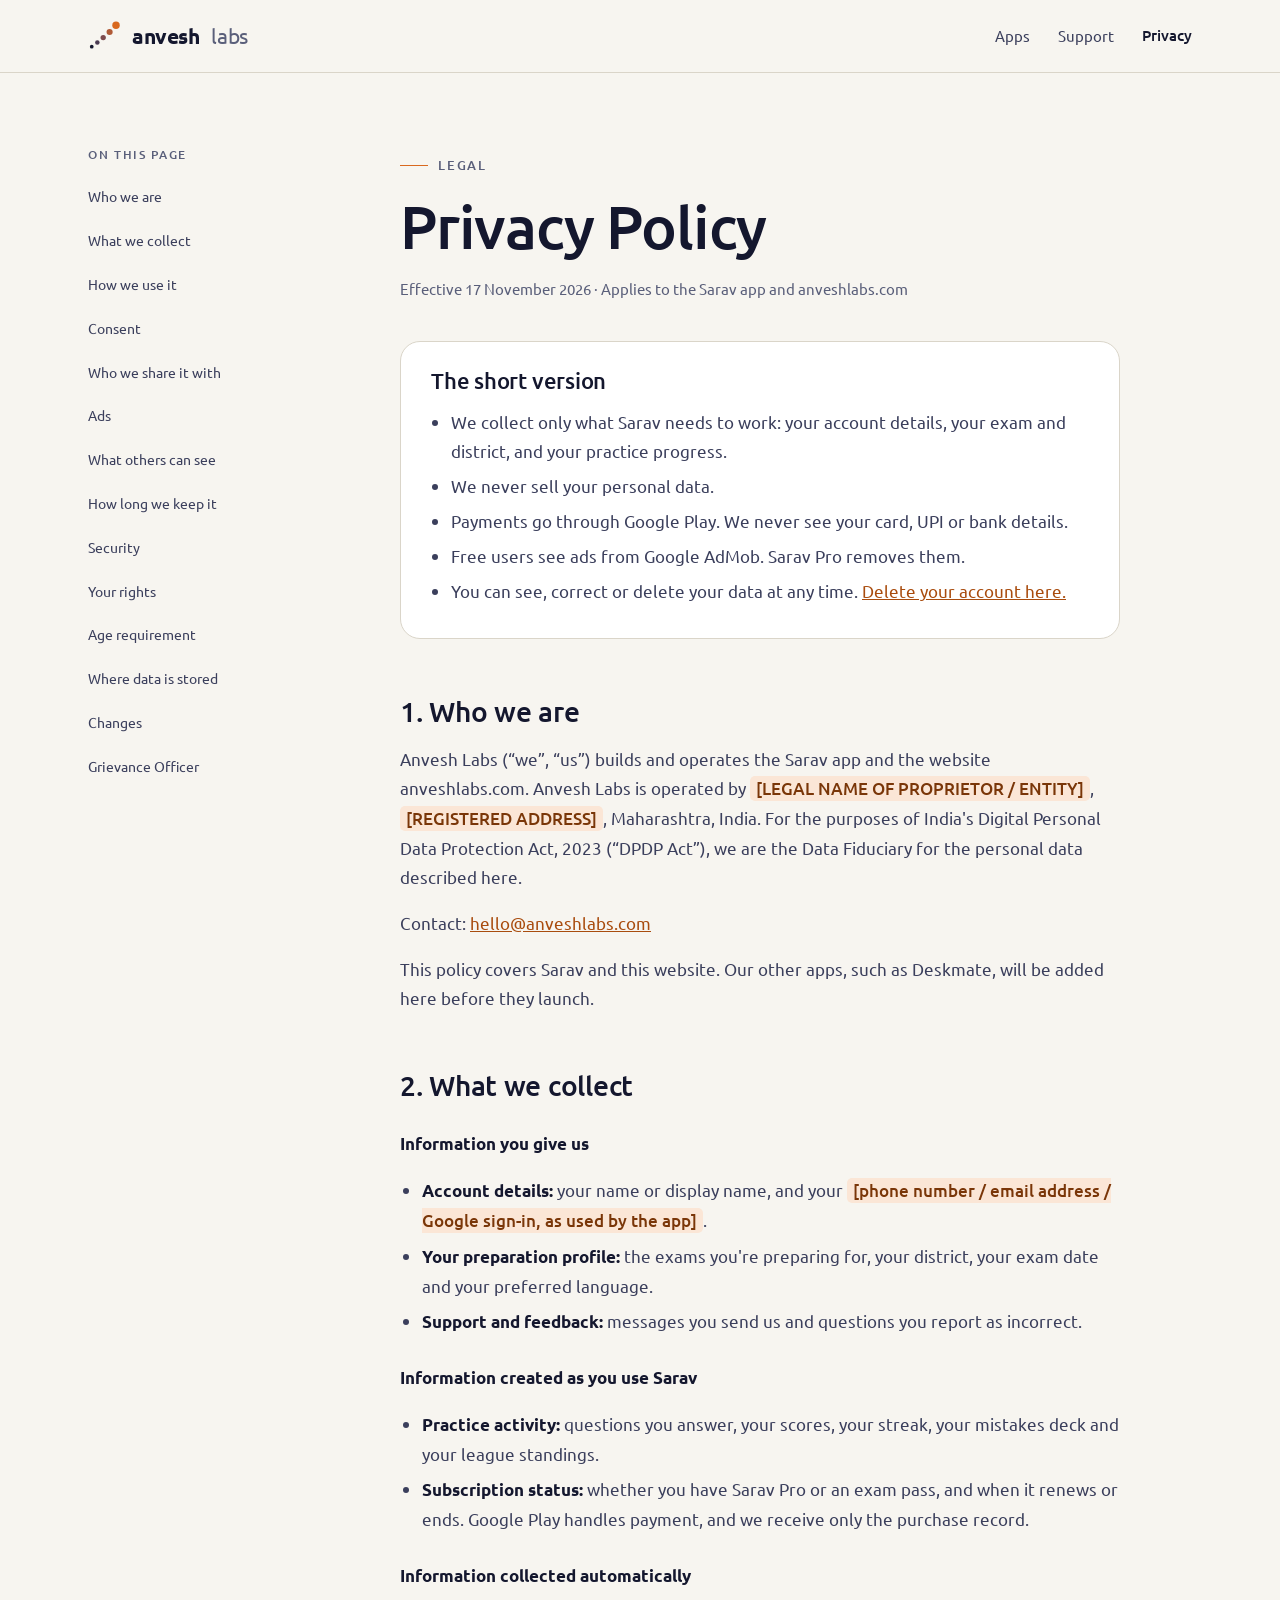
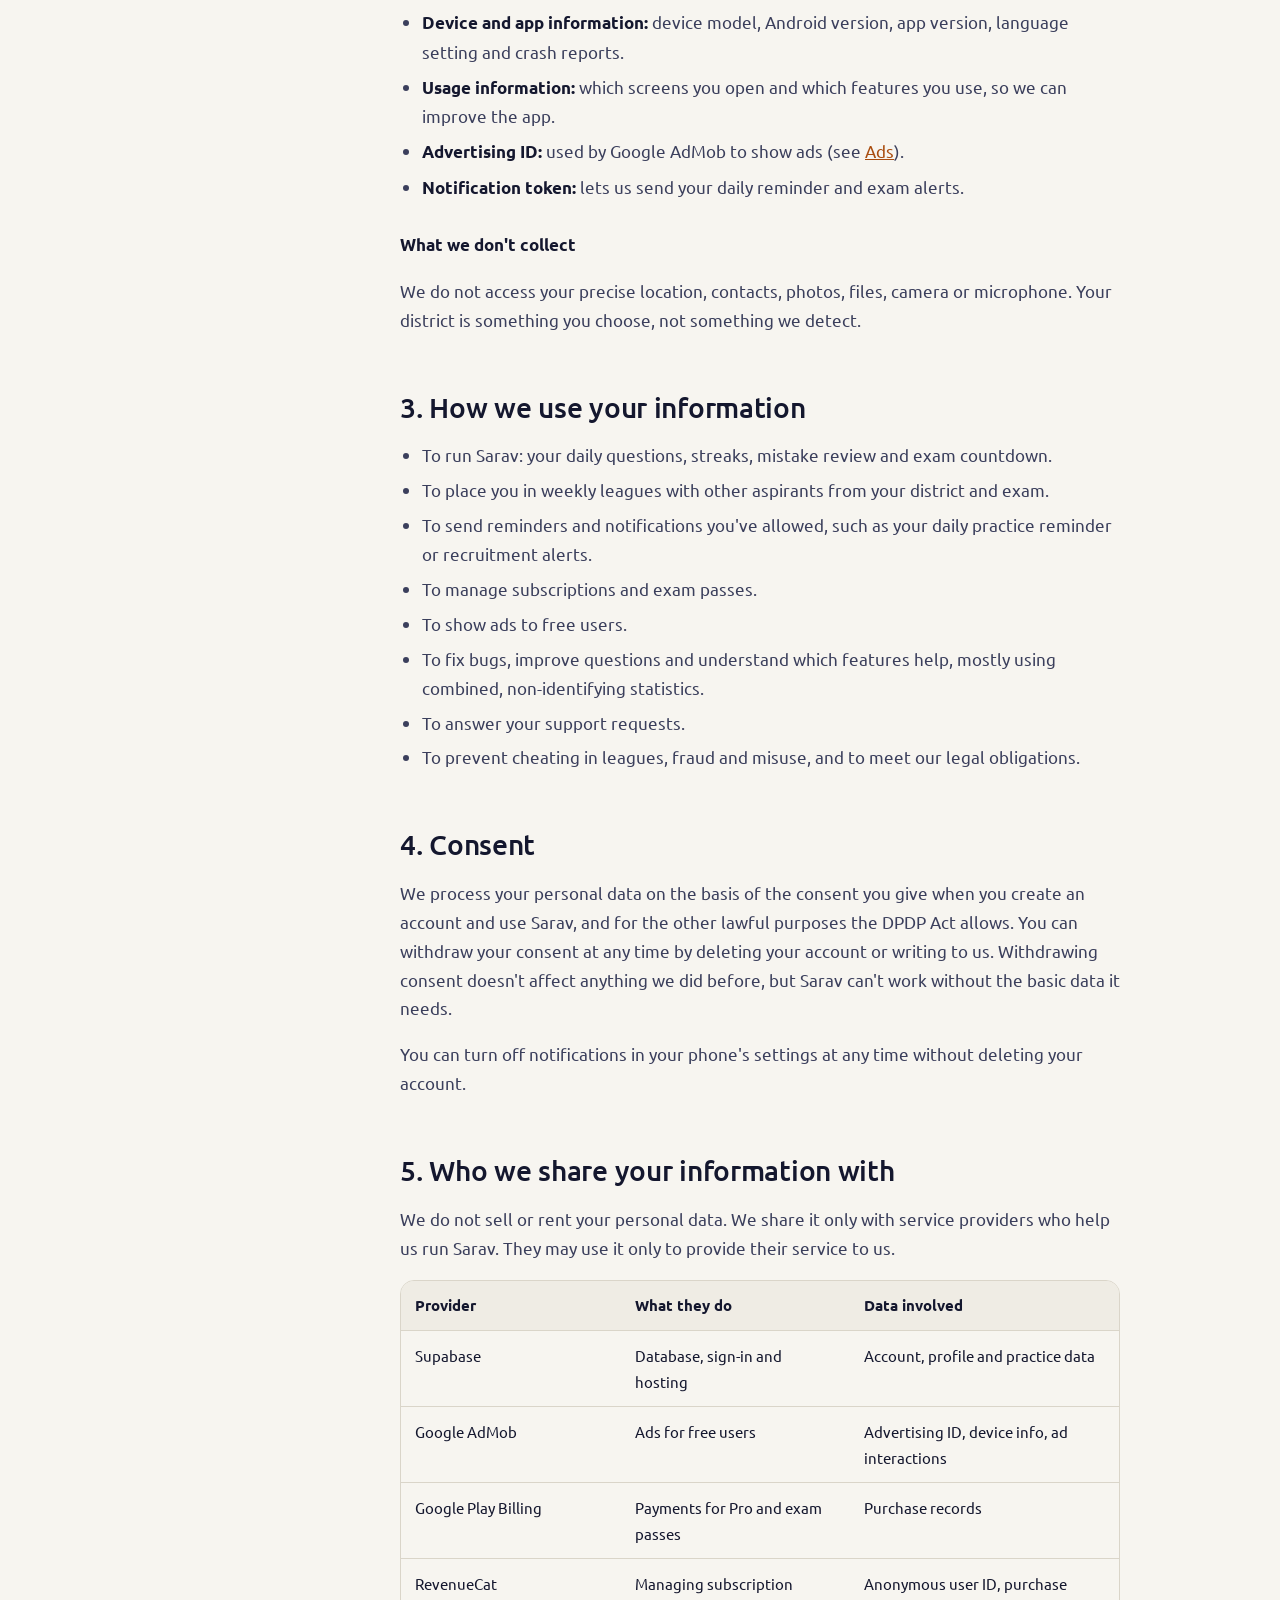
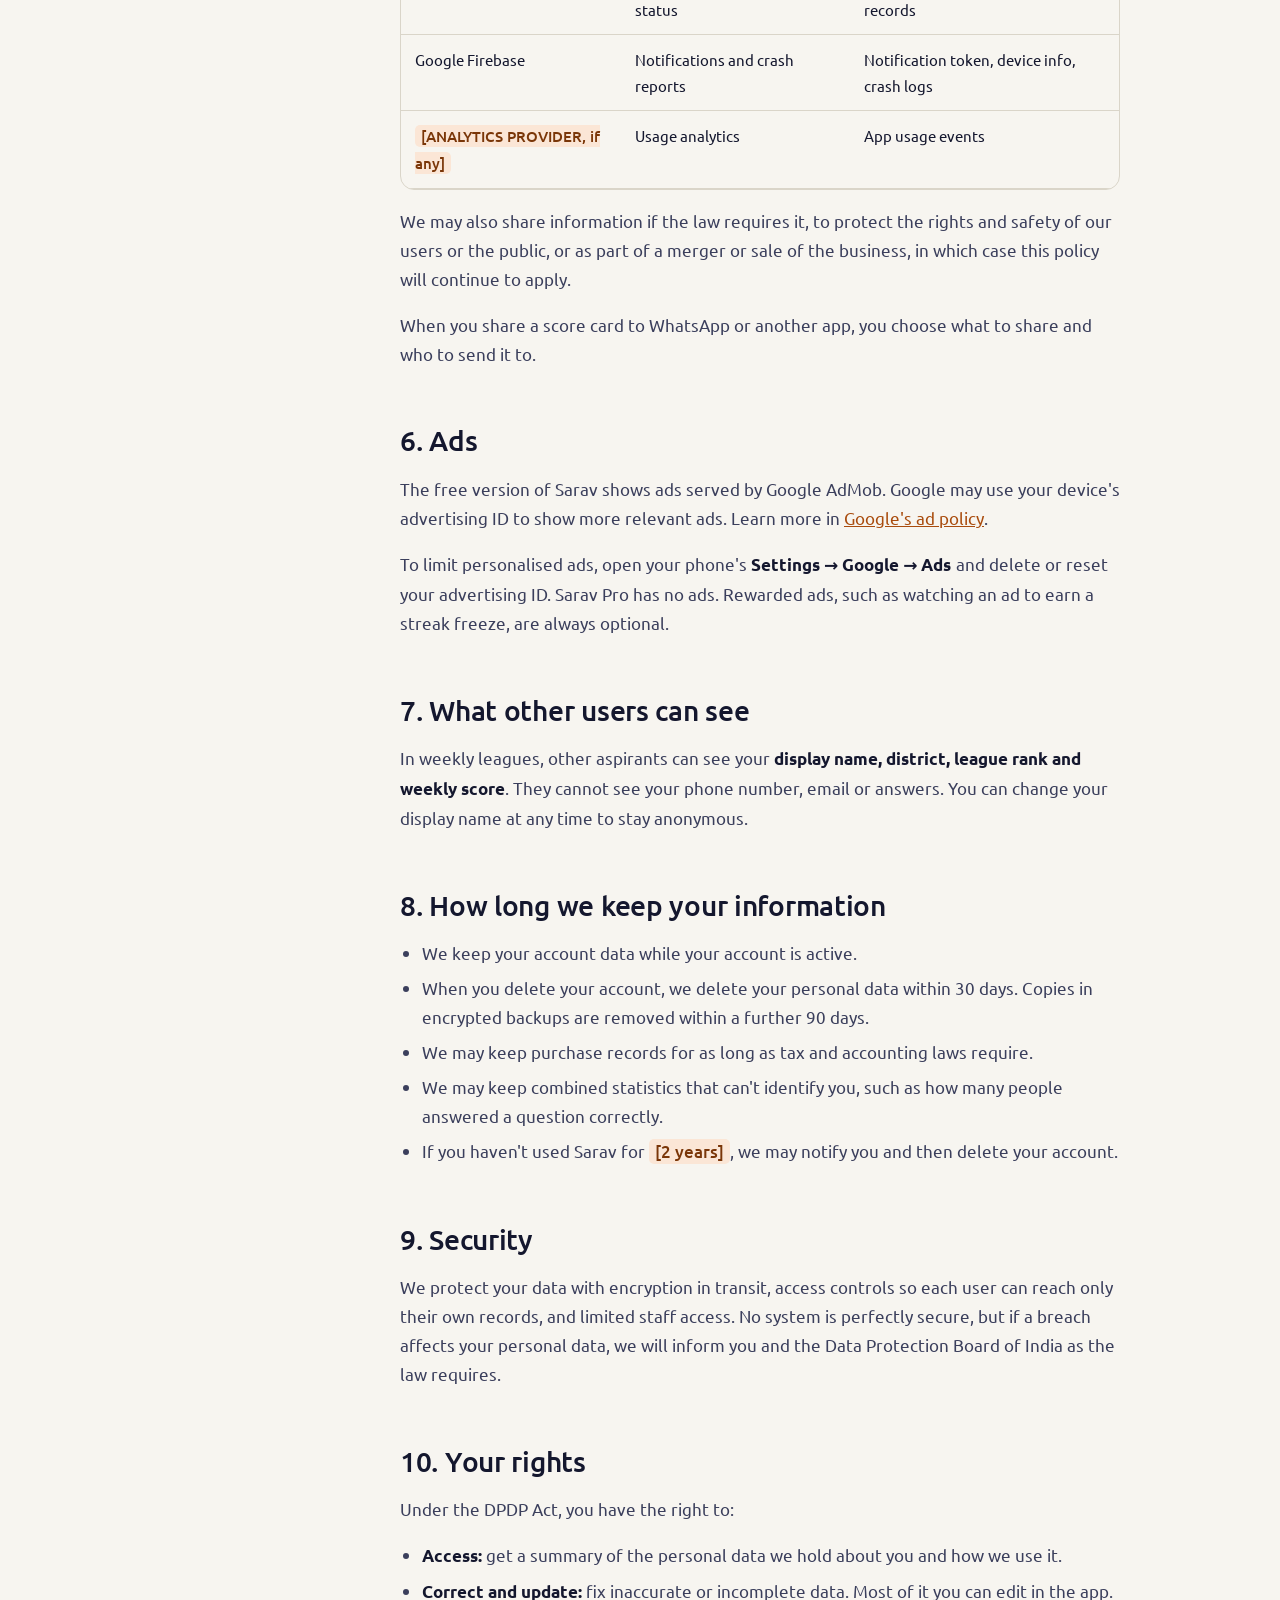
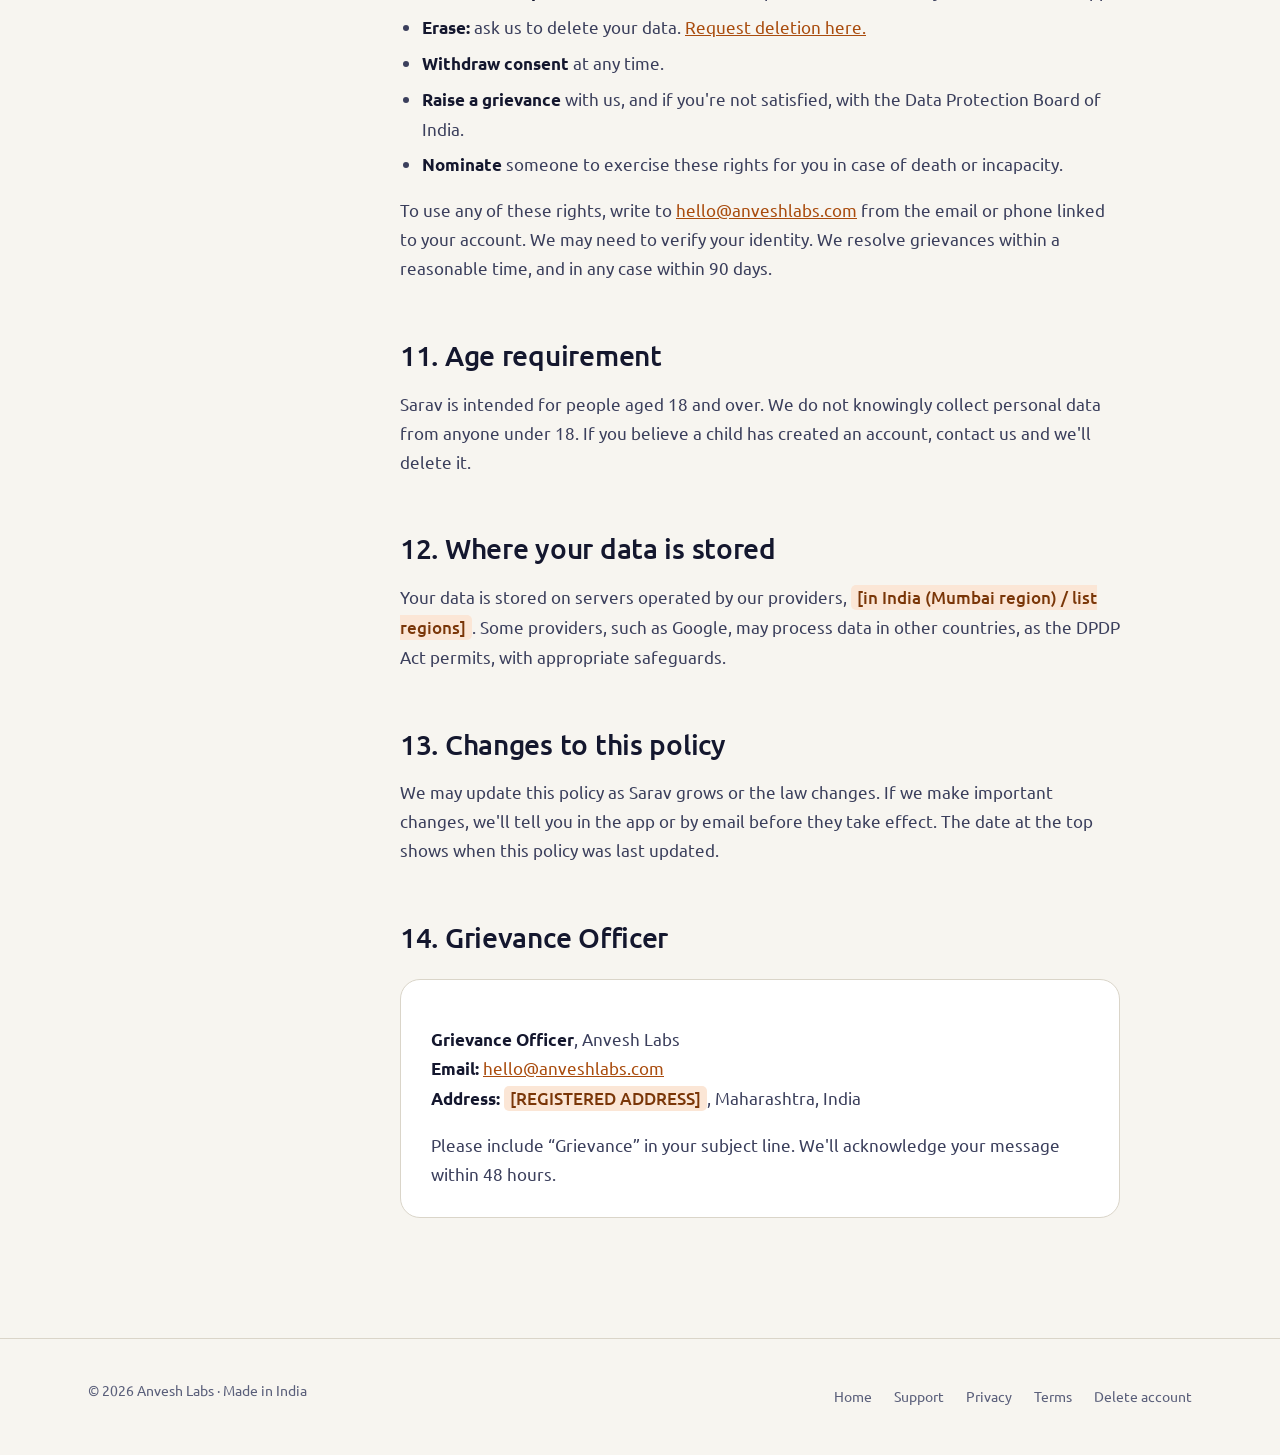
<file: privacy.html>
<!DOCTYPE html>
<html lang="en-IN">
<head>
<meta charset="utf-8">
<meta name="viewport" content="width=device-width, initial-scale=1">
<title>Privacy Policy — Anvesh Labs &amp; Sarav</title>
<meta name="description" content="How Anvesh Labs collects, uses and protects your personal data in the Sarav app and on anveshlabs.com, and your rights under India's Digital Personal Data Protection Act, 2023.">
<link rel="canonical" href="https://anveshlabs.com/privacy">
<meta name="robots" content="index, follow">
<meta name="theme-color" content="#14172E">
<link rel="icon" type="image/svg+xml" href="data:image/svg+xml,%3Csvg xmlns='http://www.w3.org/2000/svg' viewBox='0 0 120 120'%3E%3Crect width='120' height='120' rx='28' fill='%2314172E'/%3E%3Ccircle cx='24' cy='96' r='7' fill='%23A9ADC6'/%3E%3Ccircle cx='42' cy='82' r='8.5' fill='%23C3A496'/%3E%3Ccircle cx='60' cy='66' r='10' fill='%23D99B75'/%3E%3Ccircle cx='80' cy='47' r='11.5' fill='%23E8955C'/%3E%3Ccircle cx='99' cy='25' r='13' fill='%23F0904A'/%3E%3C/svg%3E">
<link rel="preconnect" href="https://fonts.googleapis.com">
<link rel="preconnect" href="https://fonts.gstatic.com" crossorigin>
<link href="https://fonts.googleapis.com/css2?family=Ubuntu:ital,wght@0,300;0,400;0,500;0,700;1,300;1,400;1,500;1,700&family=Mukta:wght@400;500;600&display=swap" rel="stylesheet">
<link rel="stylesheet" href="/assets/legal.css">
</head>
<body>
<a class="skip" href="#main">Skip to content</a>
<header class="site">
  <div class="bar">
    <a class="brand" href="/" aria-label="Anvesh Labs — home">
      <svg width="32" height="32" viewBox="0 0 120 120" aria-hidden="true"><circle cx="14" cy="100" r="7" fill="#14172E"/><circle cx="35" cy="84" r="8.5" fill="#4A3A52"/><circle cx="57" cy="66" r="10" fill="#7D4B4E"/><circle cx="81" cy="45" r="11.5" fill="#B05A36"/><circle cx="105" cy="20" r="14" fill="#D9691F"/></svg>
      <b>anvesh</b><span>labs</span>
    </a>
    <nav aria-label="Main">
      <a class="hide-sm" href="/#apps">Apps</a>
      <a href="/support">Support</a>
      <a href="/privacy" aria-current="page">Privacy</a>
    </nav>
  </div>
</header>

<div class="doc">
  <nav class="toc" aria-label="On this page">
    <b>On this page</b>
    <ol>
      <li><a href="#who">Who we are</a></li>
      <li><a href="#collect">What we collect</a></li>
      <li><a href="#use">How we use it</a></li>
      <li><a href="#consent">Consent</a></li>
      <li><a href="#share">Who we share it with</a></li>
      <li><a href="#ads">Ads</a></li>
      <li><a href="#public">What others can see</a></li>
      <li><a href="#retention">How long we keep it</a></li>
      <li><a href="#security">Security</a></li>
      <li><a href="#rights">Your rights</a></li>
      <li><a href="#children">Age requirement</a></li>
      <li><a href="#transfer">Where data is stored</a></li>
      <li><a href="#changes">Changes</a></li>
      <li><a href="#grievance">Grievance Officer</a></li>
    </ol>
  </nav>

  <main id="main">
  <article class="legal">
    <div class="eyebrow"><i></i>Legal</div>
    <h1>Privacy Policy</h1>
    <p class="meta">Effective 17 November 2026 · Applies to the Sarav app and anveshlabs.com</p>

    <section class="summary" aria-labelledby="sum">
      <h2 id="sum">The short version</h2>
      <ul>
        <li>We collect only what Sarav needs to work: your account details, your exam and district, and your practice progress.</li>
        <li>We never sell your personal data.</li>
        <li>Payments go through Google Play. We never see your card, UPI or bank details.</li>
        <li>Free users see ads from Google AdMob. Sarav Pro removes them.</li>
        <li>You can see, correct or delete your data at any time. <a href="/delete-account">Delete your account here.</a></li>
      </ul>
    </section>

    <h2 id="who">1. Who we are</h2>
    <p>Anvesh Labs (“we”, “us”) builds and operates the Sarav app and the website anveshlabs.com. Anvesh Labs is operated by <span class="fill">[LEGAL NAME OF PROPRIETOR / ENTITY]</span>, <span class="fill">[REGISTERED ADDRESS]</span>, Maharashtra, India. For the purposes of India's Digital Personal Data Protection Act, 2023 (“DPDP Act”), we are the Data Fiduciary for the personal data described here.</p>
    <p>Contact: <a href="mailto:hello@anveshlabs.com">hello@anveshlabs.com</a></p>
    <p>This policy covers Sarav and this website. Our other apps, such as Deskmate, will be added here before they launch.</p>

    <h2 id="collect">2. What we collect</h2>
    <h3>Information you give us</h3>
    <ul>
      <li><strong>Account details:</strong> your name or display name, and your <span class="fill">[phone number / email address / Google sign-in, as used by the app]</span>.</li>
      <li><strong>Your preparation profile:</strong> the exams you're preparing for, your district, your exam date and your preferred language.</li>
      <li><strong>Support and feedback:</strong> messages you send us and questions you report as incorrect.</li>
    </ul>
    <h3>Information created as you use Sarav</h3>
    <ul>
      <li><strong>Practice activity:</strong> questions you answer, your scores, your streak, your mistakes deck and your league standings.</li>
      <li><strong>Subscription status:</strong> whether you have Sarav Pro or an exam pass, and when it renews or ends. Google Play handles payment, and we receive only the purchase record.</li>
    </ul>
    <h3>Information collected automatically</h3>
    <ul>
      <li><strong>Device and app information:</strong> device model, Android version, app version, language setting and crash reports.</li>
      <li><strong>Usage information:</strong> which screens you open and which features you use, so we can improve the app.</li>
      <li><strong>Advertising ID:</strong> used by Google AdMob to show ads (see <a href="#ads">Ads</a>).</li>
      <li><strong>Notification token:</strong> lets us send your daily reminder and exam alerts.</li>
    </ul>
    <h3>What we don't collect</h3>
    <p>We do not access your precise location, contacts, photos, files, camera or microphone. Your district is something you choose, not something we detect.</p>

    <h2 id="use">3. How we use your information</h2>
    <ul>
      <li>To run Sarav: your daily questions, streaks, mistake review and exam countdown.</li>
      <li>To place you in weekly leagues with other aspirants from your district and exam.</li>
      <li>To send reminders and notifications you've allowed, such as your daily practice reminder or recruitment alerts.</li>
      <li>To manage subscriptions and exam passes.</li>
      <li>To show ads to free users.</li>
      <li>To fix bugs, improve questions and understand which features help, mostly using combined, non-identifying statistics.</li>
      <li>To answer your support requests.</li>
      <li>To prevent cheating in leagues, fraud and misuse, and to meet our legal obligations.</li>
    </ul>

    <h2 id="consent">4. Consent</h2>
    <p>We process your personal data on the basis of the consent you give when you create an account and use Sarav, and for the other lawful purposes the DPDP Act allows. You can withdraw your consent at any time by deleting your account or writing to us. Withdrawing consent doesn't affect anything we did before, but Sarav can't work without the basic data it needs.</p>
    <p>You can turn off notifications in your phone's settings at any time without deleting your account.</p>

    <h2 id="share">5. Who we share your information with</h2>
    <p>We do not sell or rent your personal data. We share it only with service providers who help us run Sarav. They may use it only to provide their service to us.</p>
    <div class="tbl">
      <table>
        <thead><tr><th scope="col">Provider</th><th scope="col">What they do</th><th scope="col">Data involved</th></tr></thead>
        <tbody>
          <tr><td>Supabase</td><td>Database, sign-in and hosting</td><td>Account, profile and practice data</td></tr>
          <tr><td>Google AdMob</td><td>Ads for free users</td><td>Advertising ID, device info, ad interactions</td></tr>
          <tr><td>Google Play Billing</td><td>Payments for Pro and exam passes</td><td>Purchase records</td></tr>
          <tr><td>RevenueCat</td><td>Managing subscription status</td><td>Anonymous user ID, purchase records</td></tr>
          <tr><td>Google Firebase</td><td>Notifications and crash reports</td><td>Notification token, device info, crash logs</td></tr>
          <tr><td><span class="fill">[ANALYTICS PROVIDER, if any]</span></td><td>Usage analytics</td><td>App usage events</td></tr>
        </tbody>
      </table>
    </div>
    <p>We may also share information if the law requires it, to protect the rights and safety of our users or the public, or as part of a merger or sale of the business, in which case this policy will continue to apply.</p>
    <p>When you share a score card to WhatsApp or another app, you choose what to share and who to send it to.</p>

    <h2 id="ads">6. Ads</h2>
    <p>The free version of Sarav shows ads served by Google AdMob. Google may use your device's advertising ID to show more relevant ads. Learn more in <a href="https://policies.google.com/technologies/ads" rel="noopener">Google's ad policy</a>.</p>
    <p>To limit personalised ads, open your phone's <strong>Settings → Google → Ads</strong> and delete or reset your advertising ID. Sarav Pro has no ads. Rewarded ads, such as watching an ad to earn a streak freeze, are always optional.</p>

    <h2 id="public">7. What other users can see</h2>
    <p>In weekly leagues, other aspirants can see your <strong>display name, district, league rank and weekly score</strong>. They cannot see your phone number, email or answers. You can change your display name at any time to stay anonymous.</p>

    <h2 id="retention">8. How long we keep your information</h2>
    <ul>
      <li>We keep your account data while your account is active.</li>
      <li>When you delete your account, we delete your personal data within 30 days. Copies in encrypted backups are removed within a further 90 days.</li>
      <li>We may keep purchase records for as long as tax and accounting laws require.</li>
      <li>We may keep combined statistics that can't identify you, such as how many people answered a question correctly.</li>
      <li>If you haven't used Sarav for <span class="fill">[2 years]</span>, we may notify you and then delete your account.</li>
    </ul>

    <h2 id="security">9. Security</h2>
    <p>We protect your data with encryption in transit, access controls so each user can reach only their own records, and limited staff access. No system is perfectly secure, but if a breach affects your personal data, we will inform you and the Data Protection Board of India as the law requires.</p>

    <h2 id="rights">10. Your rights</h2>
    <p>Under the DPDP Act, you have the right to:</p>
    <ul>
      <li><strong>Access:</strong> get a summary of the personal data we hold about you and how we use it.</li>
      <li><strong>Correct and update:</strong> fix inaccurate or incomplete data. Most of it you can edit in the app.</li>
      <li><strong>Erase:</strong> ask us to delete your data. <a href="/delete-account">Request deletion here.</a></li>
      <li><strong>Withdraw consent</strong> at any time.</li>
      <li><strong>Raise a grievance</strong> with us, and if you're not satisfied, with the Data Protection Board of India.</li>
      <li><strong>Nominate</strong> someone to exercise these rights for you in case of death or incapacity.</li>
    </ul>
    <p>To use any of these rights, write to <a href="mailto:hello@anveshlabs.com">hello@anveshlabs.com</a> from the email or phone linked to your account. We may need to verify your identity. We resolve grievances within a reasonable time, and in any case within 90 days.</p>

    <h2 id="children">11. Age requirement</h2>
    <p>Sarav is intended for people aged 18 and over. We do not knowingly collect personal data from anyone under 18. If you believe a child has created an account, contact us and we'll delete it.</p>

    <h2 id="transfer">12. Where your data is stored</h2>
    <p>Your data is stored on servers operated by our providers, <span class="fill">[in India (Mumbai region) / list regions]</span>. Some providers, such as Google, may process data in other countries, as the DPDP Act permits, with appropriate safeguards.</p>

    <h2 id="changes">13. Changes to this policy</h2>
    <p>We may update this policy as Sarav grows or the law changes. If we make important changes, we'll tell you in the app or by email before they take effect. The date at the top shows when this policy was last updated.</p>

    <h2 id="grievance">14. Grievance Officer</h2>
    <div class="card">
      <p><strong>Grievance Officer</strong>, Anvesh Labs<br>
      <strong>Email:</strong> <a href="mailto:hello@anveshlabs.com">hello@anveshlabs.com</a><br>
      <strong>Address:</strong> <span class="fill">[REGISTERED ADDRESS]</span>, Maharashtra, India</p>
      <p style="margin-bottom:0">Please include “Grievance” in your subject line. We'll acknowledge your message within 48 hours.</p>
    </div>
  </article>
  </main>
</div>

<footer>
  <div class="foot">
    <div>© 2026 Anvesh Labs · Made in India</div>
    <ul>
      <li><a href="/">Home</a></li>
      <li><a href="/support">Support</a></li>
      <li><a href="/privacy">Privacy</a></li>
      <li><a href="/terms">Terms</a></li>
      <li><a href="/delete-account">Delete account</a></li>
    </ul>
  </div>
</footer>
</body>
</html>
</file>
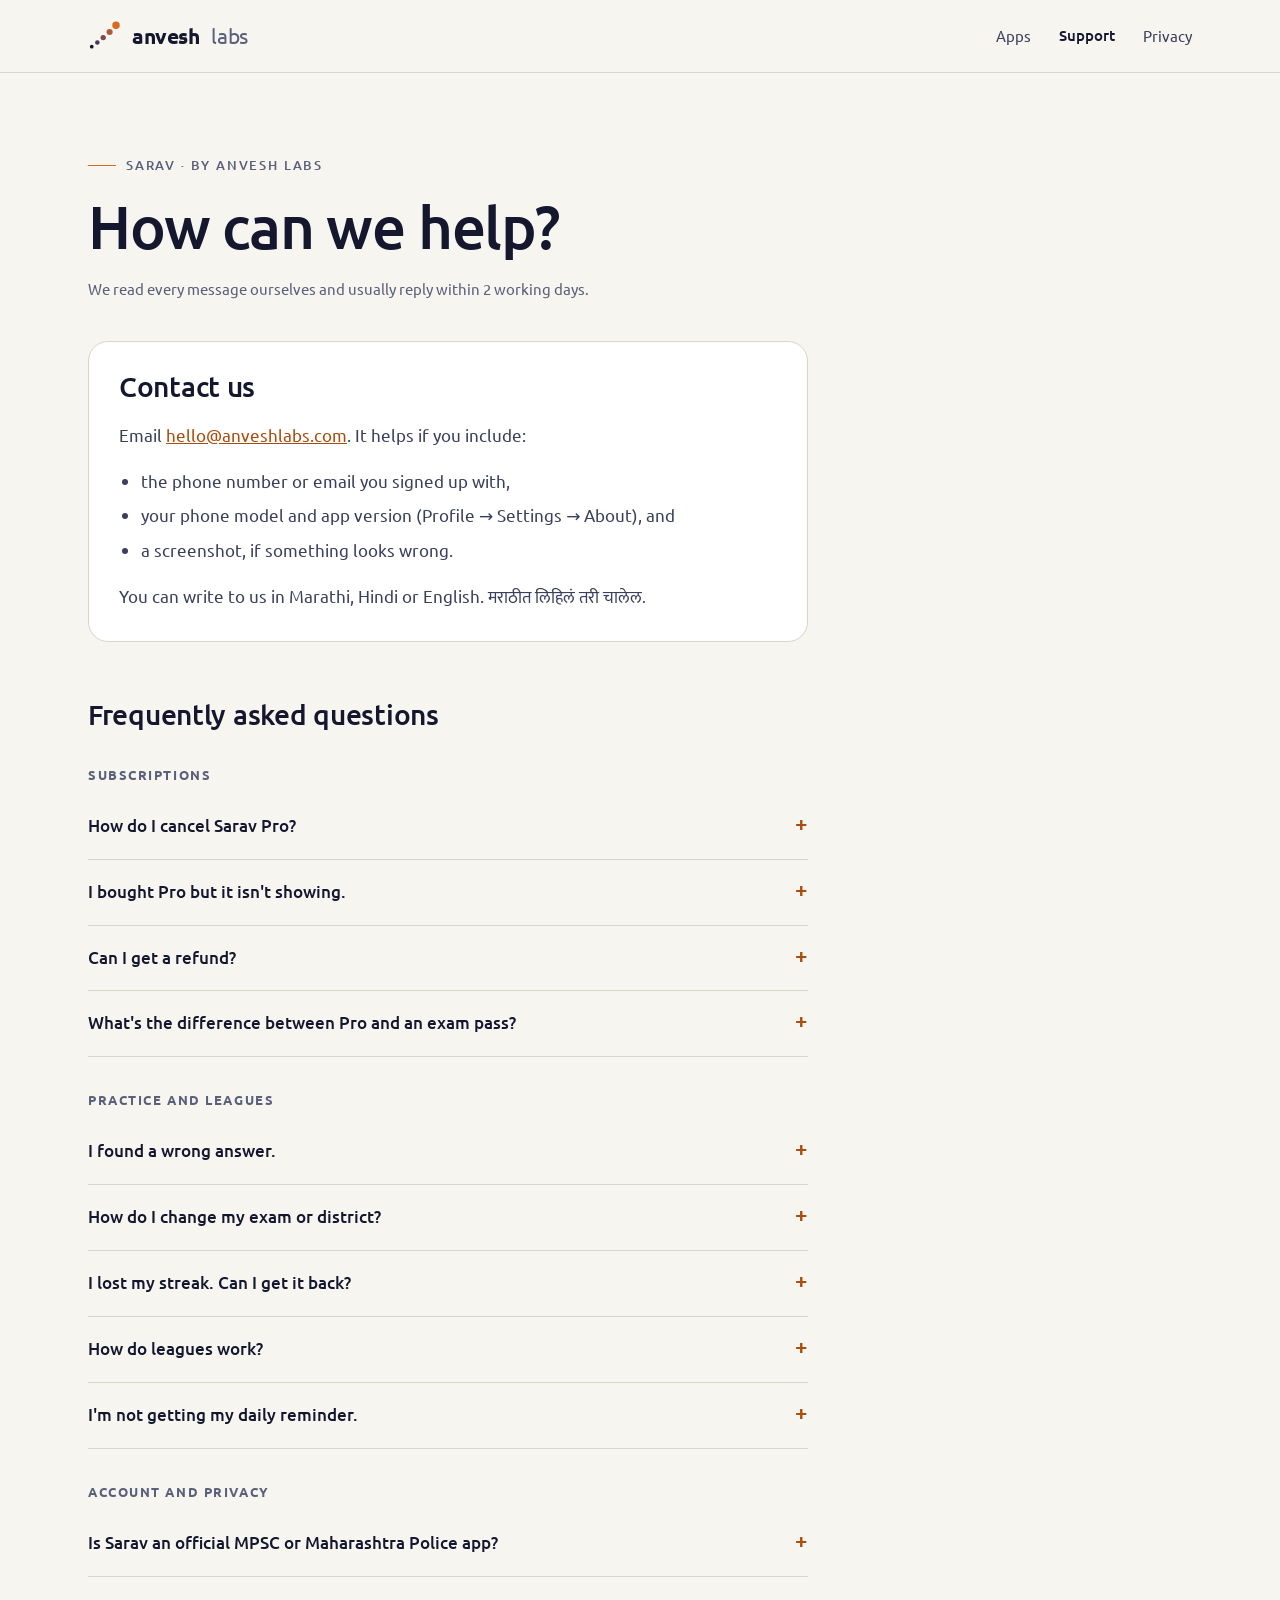
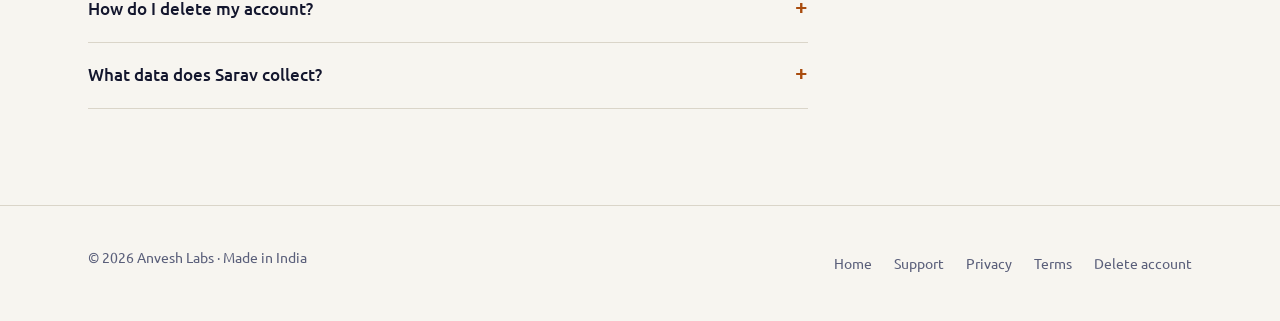
<file: support.html>
<!DOCTYPE html>
<html lang="en-IN">
<head>
<meta charset="utf-8">
<meta name="viewport" content="width=device-width, initial-scale=1">
<title>Sarav Support — Help &amp; FAQ | Anvesh Labs</title>
<meta name="description" content="Get help with Sarav: subscriptions, restoring purchases, reporting a wrong question, changing your exam or district, notifications and deleting your account.">
<link rel="canonical" href="https://anveshlabs.com/support">
<meta name="robots" content="index, follow">
<meta name="theme-color" content="#14172E">
<link rel="icon" type="image/svg+xml" href="data:image/svg+xml,%3Csvg xmlns='http://www.w3.org/2000/svg' viewBox='0 0 120 120'%3E%3Crect width='120' height='120' rx='28' fill='%2314172E'/%3E%3Ccircle cx='24' cy='96' r='7' fill='%23A9ADC6'/%3E%3Ccircle cx='42' cy='82' r='8.5' fill='%23C3A496'/%3E%3Ccircle cx='60' cy='66' r='10' fill='%23D99B75'/%3E%3Ccircle cx='80' cy='47' r='11.5' fill='%23E8955C'/%3E%3Ccircle cx='99' cy='25' r='13' fill='%23F0904A'/%3E%3C/svg%3E">
<link rel="preconnect" href="https://fonts.googleapis.com">
<link rel="preconnect" href="https://fonts.gstatic.com" crossorigin>
<link href="https://fonts.googleapis.com/css2?family=Ubuntu:ital,wght@0,300;0,400;0,500;0,700;1,300;1,400;1,500;1,700&family=Mukta:wght@400;500;600&display=swap" rel="stylesheet">
<link rel="stylesheet" href="/assets/legal.css">
<script type="application/ld+json">
{
  "@context": "https://schema.org",
  "@type": "FAQPage",
  "mainEntity": [
    {"@type": "Question", "name": "How do I cancel Sarav Pro?", "acceptedAnswer": {"@type": "Answer", "text": "Open the Google Play Store, tap your profile, then Payments & subscriptions, Subscriptions, Sarav, Cancel. You keep Pro until the end of the period you've paid for."}},
    {"@type": "Question", "name": "I bought Pro but it isn't showing. What do I do?", "acceptedAnswer": {"@type": "Answer", "text": "Make sure you're signed in to the same Google account you paid with, then open Profile, Settings, Restore purchases in Sarav."}},
    {"@type": "Question", "name": "I found a wrong answer. How do I report it?", "acceptedAnswer": {"@type": "Answer", "text": "Tap Report question below the explanation. Every report is checked by a person, and we aim to fix confirmed errors within 24 hours."}},
    {"@type": "Question", "name": "Is Sarav an official MPSC or Maharashtra Police app?", "acceptedAnswer": {"@type": "Answer", "text": "No. Sarav is an independent practice app made by Anvesh Labs. It is not affiliated with MPSC, Maharashtra Police or any government body."}},
    {"@type": "Question", "name": "How do I delete my account?", "acceptedAnswer": {"@type": "Answer", "text": "In Sarav, go to Profile, Settings, Delete account. Or email hello@anveshlabs.com with the subject Delete my Sarav account."}}
  ]
}
</script>
</head>
<body>
<a class="skip" href="#main">Skip to content</a>
<header class="site">
  <div class="bar">
    <a class="brand" href="/" aria-label="Anvesh Labs — home">
      <svg width="32" height="32" viewBox="0 0 120 120" aria-hidden="true"><circle cx="14" cy="100" r="7" fill="#14172E"/><circle cx="35" cy="84" r="8.5" fill="#4A3A52"/><circle cx="57" cy="66" r="10" fill="#7D4B4E"/><circle cx="81" cy="45" r="11.5" fill="#B05A36"/><circle cx="105" cy="20" r="14" fill="#D9691F"/></svg>
      <b>anvesh</b><span>labs</span>
    </a>
    <nav aria-label="Main">
      <a class="hide-sm" href="/#apps">Apps</a>
      <a href="/support" aria-current="page">Support</a>
      <a href="/privacy">Privacy</a>
    </nav>
  </div>
</header>

<main id="main" class="doc" style="grid-template-columns:minmax(0,1fr)">
  <article class="legal">
    <div class="eyebrow"><i></i>Sarav · by Anvesh Labs</div>
    <h1>How can we help?</h1>
    <p class="meta">We read every message ourselves and usually reply within 2 working days.</p>

    <section class="card" aria-labelledby="contact">
      <h2 id="contact">Contact us</h2>
      <p>Email <a href="mailto:hello@anveshlabs.com?subject=Sarav%20support">hello@anveshlabs.com</a>. It helps if you include:</p>
      <ul>
        <li>the phone number or email you signed up with,</li>
        <li>your phone model and app version (Profile → Settings → About), and</li>
        <li>a screenshot, if something looks wrong.</li>
      </ul>
      <p style="margin-bottom:0">You can write to us in Marathi, Hindi or English. <span lang="mr">मराठीत लिहिलं तरी चालेल.</span></p>
    </section>

    <h2>Frequently asked questions</h2>

    <h3 style="margin-top:32px;color:var(--muted);font-size:13px;letter-spacing:.12em;text-transform:uppercase">Subscriptions</h3>
    <details>
      <summary>How do I cancel Sarav Pro?</summary>
      <p>Open the Google Play Store → tap your profile → <strong>Payments &amp; subscriptions → Subscriptions</strong> → Sarav → <strong>Cancel</strong>. You keep Pro until the end of the period you've paid for. Uninstalling the app does not cancel it.</p>
    </details>
    <details>
      <summary>I bought Pro but it isn't showing.</summary>
      <p>Make sure you're signed in to the same Google account you paid with, then go to <strong>Profile → Settings → Restore purchases</strong>. If it still doesn't appear, email us your Google Play order number (it starts with “GPA.”).</p>
    </details>
    <details>
      <summary>Can I get a refund?</summary>
      <p>Refunds are handled by Google Play under <a href="https://support.google.com/googleplay/answer/2479637" rel="noopener">its refund policy</a>. You can usually request one within 48 hours of purchase at play.google.com. If you've been charged by mistake, write to us too and we'll help.</p>
    </details>
    <details>
      <summary>What's the difference between Pro and an exam pass?</summary>
      <p>Pro is a monthly or yearly subscription that renews automatically. An exam pass is a one-time payment that unlocks Pro until the end date shown when you buy it, usually the end of your exam cycle, and it doesn't renew.</p>
    </details>

    <h3 style="margin-top:32px;color:var(--muted);font-size:13px;letter-spacing:.12em;text-transform:uppercase">Practice and leagues</h3>
    <details>
      <summary>I found a wrong answer.</summary>
      <p>Tap <strong>Report question</strong> below the explanation and tell us what's wrong. Every report is checked by a person, and we aim to fix confirmed errors within 24 hours. Thank you, because this keeps Sarav accurate for everyone.</p>
    </details>
    <details>
      <summary>How do I change my exam or district?</summary>
      <p>Go to <strong>Profile → My exam</strong>. If you change your district, you'll join that district's league from the next weekly round.</p>
    </details>
    <details>
      <summary>I lost my streak. Can I get it back?</summary>
      <p>Streak freezes protect your streak on days you miss. Pro users get them automatically, and free users can earn one by watching a short ad. If you lost a streak because of an app problem, email us and we'll look into it.</p>
    </details>
    <details>
      <summary>How do leagues work?</summary>
      <p>Each week you compete with aspirants preparing for the same exam in your district. The top players move up a level when the week ends. Other players see only your display name, district and score.</p>
    </details>
    <details>
      <summary>I'm not getting my daily reminder.</summary>
      <p>Check that notifications for Sarav are allowed in your phone's <strong>Settings → Apps → Sarav → Notifications</strong>, and that battery saver isn't blocking the app. Some phones (Xiaomi, Vivo, Oppo, Realme) also need <strong>Autostart</strong> turned on.</p>
    </details>

    <h3 style="margin-top:32px;color:var(--muted);font-size:13px;letter-spacing:.12em;text-transform:uppercase">Account and privacy</h3>
    <details>
      <summary>Is Sarav an official MPSC or Maharashtra Police app?</summary>
      <p>No. Sarav is an independent practice app made by Anvesh Labs. It is not affiliated with MPSC, Maharashtra Police or any government body. Always check official websites for notifications, dates and results.</p>
    </details>
    <details>
      <summary>How do I delete my account?</summary>
      <p>In Sarav, go to <strong>Profile → Settings → Delete account</strong>, or <a href="/delete-account">request deletion from our website</a>.</p>
    </details>
    <details>
      <summary>What data does Sarav collect?</summary>
      <p>Only what it needs to work: your account details, exam and district, and your practice progress. We never sell your data. Read the full <a href="/privacy">Privacy Policy</a>.</p>
    </details>
  </article>
</main>

<footer>
  <div class="foot">
    <div>© 2026 Anvesh Labs · Made in India</div>
    <ul>
      <li><a href="/">Home</a></li>
      <li><a href="/support">Support</a></li>
      <li><a href="/privacy">Privacy</a></li>
      <li><a href="/terms">Terms</a></li>
      <li><a href="/delete-account">Delete account</a></li>
    </ul>
  </div>
</footer>
</body>
</html>
</file>
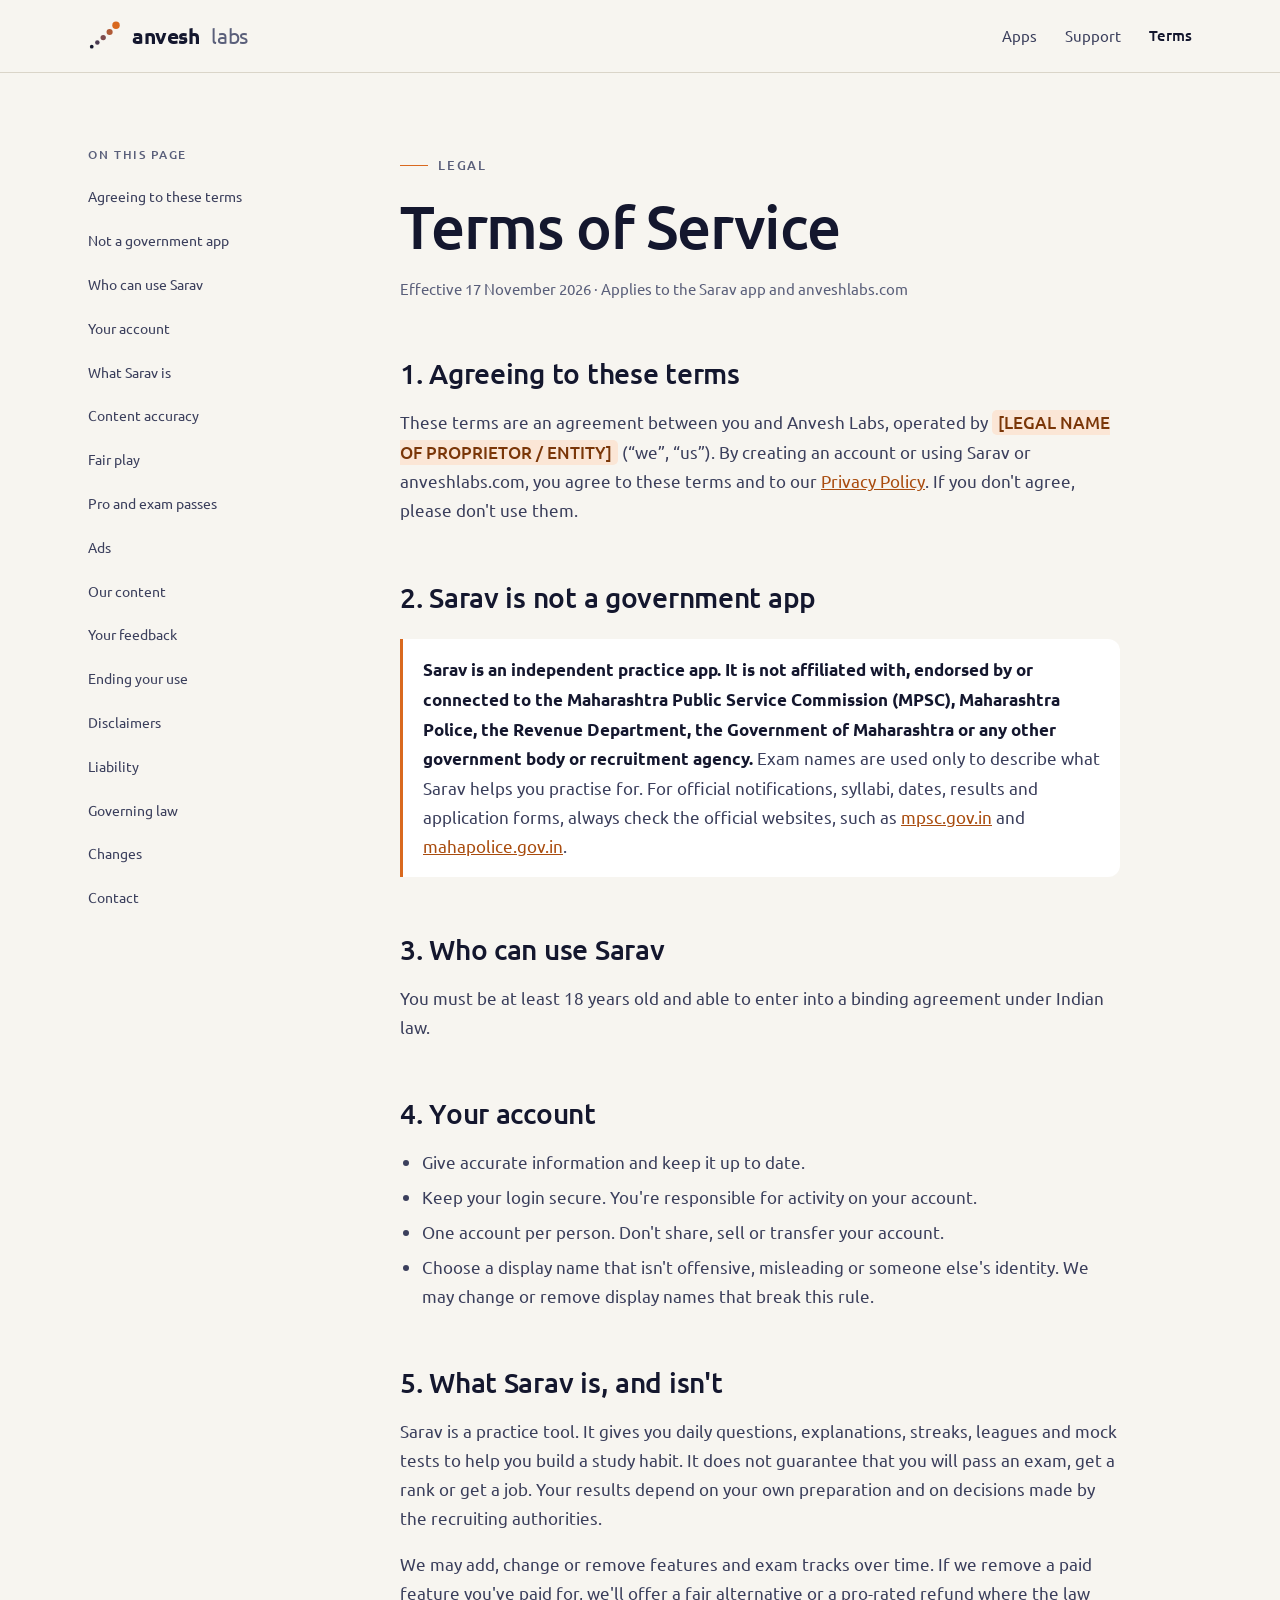
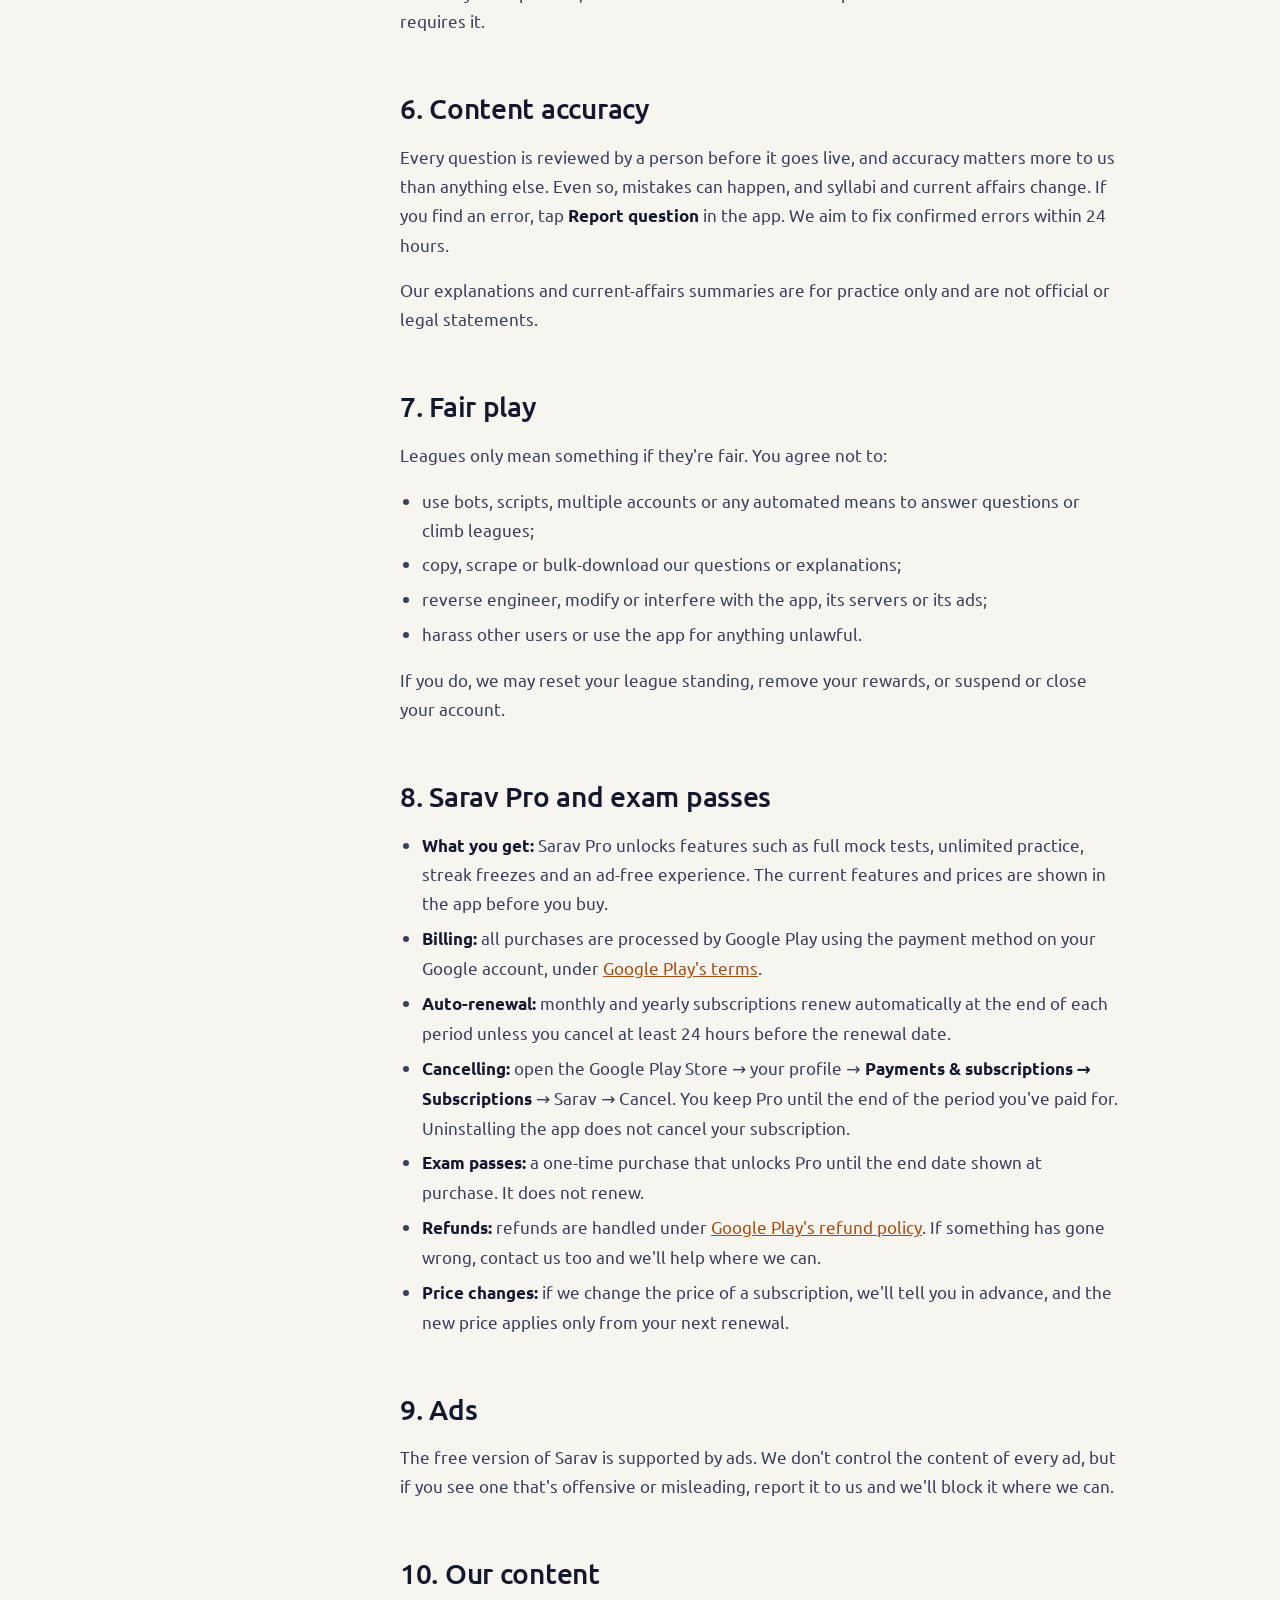
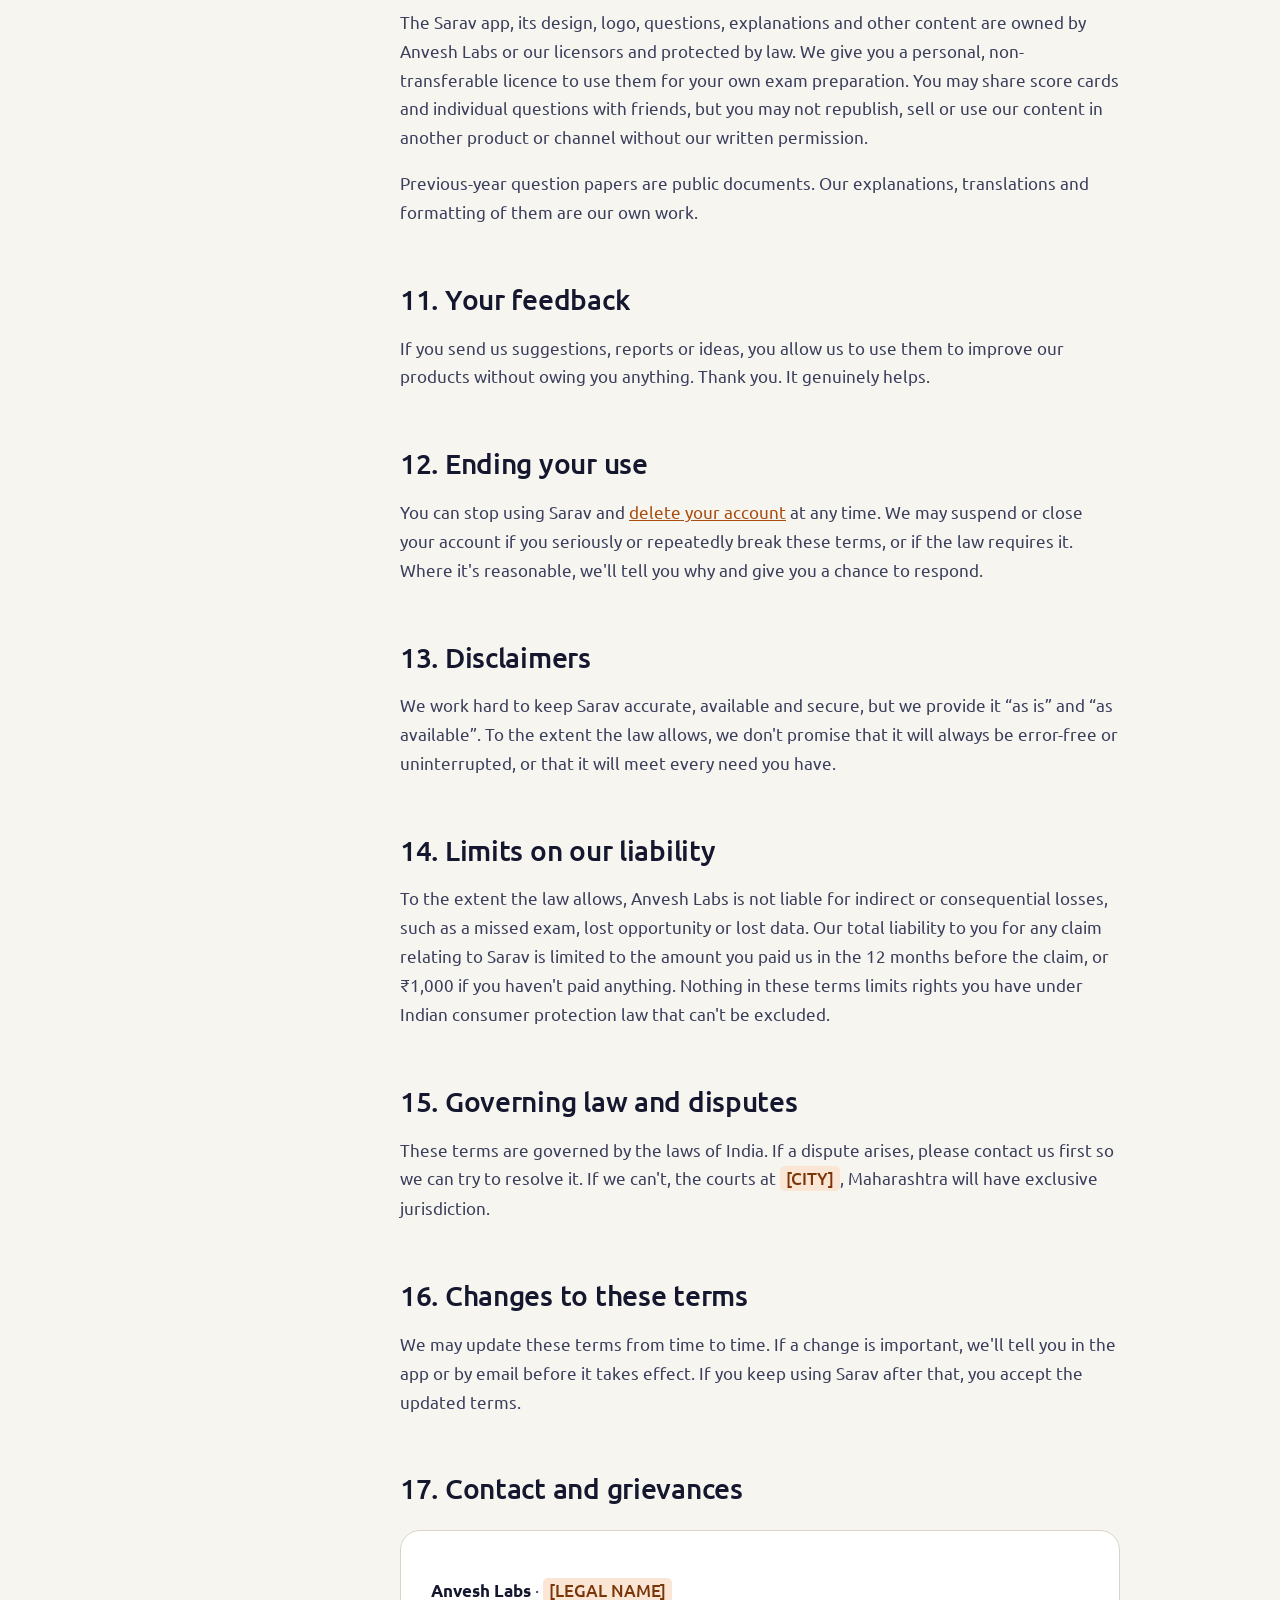
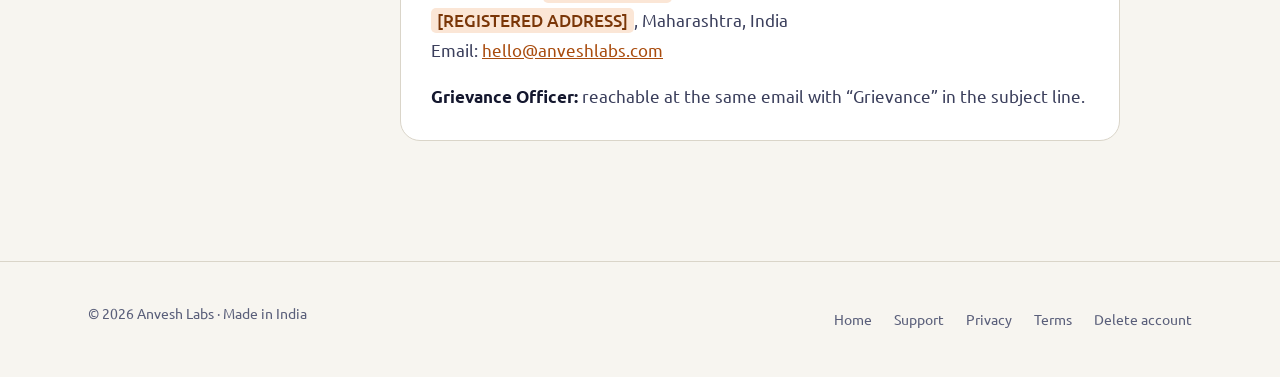
<file: terms.html>
<!DOCTYPE html>
<html lang="en-IN">
<head>
<meta charset="utf-8">
<meta name="viewport" content="width=device-width, initial-scale=1">
<title>Terms of Service — Anvesh Labs &amp; Sarav</title>
<meta name="description" content="The terms for using the Sarav app and anveshlabs.com, including subscriptions, fair play in leagues, content accuracy and our independence from government bodies.">
<link rel="canonical" href="https://anveshlabs.com/terms">
<meta name="robots" content="index, follow">
<meta name="theme-color" content="#14172E">
<link rel="icon" type="image/svg+xml" href="data:image/svg+xml,%3Csvg xmlns='http://www.w3.org/2000/svg' viewBox='0 0 120 120'%3E%3Crect width='120' height='120' rx='28' fill='%2314172E'/%3E%3Ccircle cx='24' cy='96' r='7' fill='%23A9ADC6'/%3E%3Ccircle cx='42' cy='82' r='8.5' fill='%23C3A496'/%3E%3Ccircle cx='60' cy='66' r='10' fill='%23D99B75'/%3E%3Ccircle cx='80' cy='47' r='11.5' fill='%23E8955C'/%3E%3Ccircle cx='99' cy='25' r='13' fill='%23F0904A'/%3E%3C/svg%3E">
<link rel="preconnect" href="https://fonts.googleapis.com">
<link rel="preconnect" href="https://fonts.gstatic.com" crossorigin>
<link href="https://fonts.googleapis.com/css2?family=Ubuntu:ital,wght@0,300;0,400;0,500;0,700;1,300;1,400;1,500;1,700&family=Mukta:wght@400;500;600&display=swap" rel="stylesheet">
<link rel="stylesheet" href="/assets/legal.css">
</head>
<body>
<a class="skip" href="#main">Skip to content</a>
<header class="site">
  <div class="bar">
    <a class="brand" href="/" aria-label="Anvesh Labs — home">
      <svg width="32" height="32" viewBox="0 0 120 120" aria-hidden="true"><circle cx="14" cy="100" r="7" fill="#14172E"/><circle cx="35" cy="84" r="8.5" fill="#4A3A52"/><circle cx="57" cy="66" r="10" fill="#7D4B4E"/><circle cx="81" cy="45" r="11.5" fill="#B05A36"/><circle cx="105" cy="20" r="14" fill="#D9691F"/></svg>
      <b>anvesh</b><span>labs</span>
    </a>
    <nav aria-label="Main">
      <a class="hide-sm" href="/#apps">Apps</a>
      <a href="/support">Support</a>
      <a href="/terms" aria-current="page">Terms</a>
    </nav>
  </div>
</header>

<div class="doc">
  <nav class="toc" aria-label="On this page">
    <b>On this page</b>
    <ol>
      <li><a href="#agree">Agreeing to these terms</a></li>
      <li><a href="#independent">Not a government app</a></li>
      <li><a href="#eligibility">Who can use Sarav</a></li>
      <li><a href="#account">Your account</a></li>
      <li><a href="#service">What Sarav is</a></li>
      <li><a href="#accuracy">Content accuracy</a></li>
      <li><a href="#fair">Fair play</a></li>
      <li><a href="#paid">Pro and exam passes</a></li>
      <li><a href="#ads">Ads</a></li>
      <li><a href="#ip">Our content</a></li>
      <li><a href="#feedback">Your feedback</a></li>
      <li><a href="#end">Ending your use</a></li>
      <li><a href="#disclaimer">Disclaimers</a></li>
      <li><a href="#liability">Liability</a></li>
      <li><a href="#law">Governing law</a></li>
      <li><a href="#changes">Changes</a></li>
      <li><a href="#contact">Contact</a></li>
    </ol>
  </nav>

  <main id="main">
  <article class="legal">
    <div class="eyebrow"><i></i>Legal</div>
    <h1>Terms of Service</h1>
    <p class="meta">Effective 17 November 2026 · Applies to the Sarav app and anveshlabs.com</p>

    <h2 id="agree">1. Agreeing to these terms</h2>
    <p>These terms are an agreement between you and Anvesh Labs, operated by <span class="fill">[LEGAL NAME OF PROPRIETOR / ENTITY]</span> (“we”, “us”). By creating an account or using Sarav or anveshlabs.com, you agree to these terms and to our <a href="/privacy">Privacy Policy</a>. If you don't agree, please don't use them.</p>

    <h2 id="independent">2. Sarav is not a government app</h2>
    <div class="note">
      <p style="margin:0"><strong>Sarav is an independent practice app. It is not affiliated with, endorsed by or connected to the Maharashtra Public Service Commission (MPSC), Maharashtra Police, the Revenue Department, the Government of Maharashtra or any other government body or recruitment agency.</strong> Exam names are used only to describe what Sarav helps you practise for. For official notifications, syllabi, dates, results and application forms, always check the official websites, such as <a href="https://mpsc.gov.in" rel="noopener">mpsc.gov.in</a> and <a href="https://mahapolice.gov.in" rel="noopener">mahapolice.gov.in</a>.</p>
    </div>

    <h2 id="eligibility">3. Who can use Sarav</h2>
    <p>You must be at least 18 years old and able to enter into a binding agreement under Indian law.</p>

    <h2 id="account">4. Your account</h2>
    <ul>
      <li>Give accurate information and keep it up to date.</li>
      <li>Keep your login secure. You're responsible for activity on your account.</li>
      <li>One account per person. Don't share, sell or transfer your account.</li>
      <li>Choose a display name that isn't offensive, misleading or someone else's identity. We may change or remove display names that break this rule.</li>
    </ul>

    <h2 id="service">5. What Sarav is, and isn't</h2>
    <p>Sarav is a practice tool. It gives you daily questions, explanations, streaks, leagues and mock tests to help you build a study habit. It does not guarantee that you will pass an exam, get a rank or get a job. Your results depend on your own preparation and on decisions made by the recruiting authorities.</p>
    <p>We may add, change or remove features and exam tracks over time. If we remove a paid feature you've paid for, we'll offer a fair alternative or a pro-rated refund where the law requires it.</p>

    <h2 id="accuracy">6. Content accuracy</h2>
    <p>Every question is reviewed by a person before it goes live, and accuracy matters more to us than anything else. Even so, mistakes can happen, and syllabi and current affairs change. If you find an error, tap <strong>Report question</strong> in the app. We aim to fix confirmed errors within 24 hours.</p>
    <p>Our explanations and current-affairs summaries are for practice only and are not official or legal statements.</p>

    <h2 id="fair">7. Fair play</h2>
    <p>Leagues only mean something if they're fair. You agree not to:</p>
    <ul>
      <li>use bots, scripts, multiple accounts or any automated means to answer questions or climb leagues;</li>
      <li>copy, scrape or bulk-download our questions or explanations;</li>
      <li>reverse engineer, modify or interfere with the app, its servers or its ads;</li>
      <li>harass other users or use the app for anything unlawful.</li>
    </ul>
    <p>If you do, we may reset your league standing, remove your rewards, or suspend or close your account.</p>

    <h2 id="paid">8. Sarav Pro and exam passes</h2>
    <ul>
      <li><strong>What you get:</strong> Sarav Pro unlocks features such as full mock tests, unlimited practice, streak freezes and an ad-free experience. The current features and prices are shown in the app before you buy.</li>
      <li><strong>Billing:</strong> all purchases are processed by Google Play using the payment method on your Google account, under <a href="https://play.google.com/about/play-terms/" rel="noopener">Google Play's terms</a>.</li>
      <li><strong>Auto-renewal:</strong> monthly and yearly subscriptions renew automatically at the end of each period unless you cancel at least 24 hours before the renewal date.</li>
      <li><strong>Cancelling:</strong> open the Google Play Store → your profile → <strong>Payments &amp; subscriptions → Subscriptions</strong> → Sarav → Cancel. You keep Pro until the end of the period you've paid for. Uninstalling the app does not cancel your subscription.</li>
      <li><strong>Exam passes:</strong> a one-time purchase that unlocks Pro until the end date shown at purchase. It does not renew.</li>
      <li><strong>Refunds:</strong> refunds are handled under <a href="https://support.google.com/googleplay/answer/2479637" rel="noopener">Google Play's refund policy</a>. If something has gone wrong, contact us too and we'll help where we can.</li>
      <li><strong>Price changes:</strong> if we change the price of a subscription, we'll tell you in advance, and the new price applies only from your next renewal.</li>
    </ul>

    <h2 id="ads">9. Ads</h2>
    <p>The free version of Sarav is supported by ads. We don't control the content of every ad, but if you see one that's offensive or misleading, report it to us and we'll block it where we can.</p>

    <h2 id="ip">10. Our content</h2>
    <p>The Sarav app, its design, logo, questions, explanations and other content are owned by Anvesh Labs or our licensors and protected by law. We give you a personal, non-transferable licence to use them for your own exam preparation. You may share score cards and individual questions with friends, but you may not republish, sell or use our content in another product or channel without our written permission.</p>
    <p>Previous-year question papers are public documents. Our explanations, translations and formatting of them are our own work.</p>

    <h2 id="feedback">11. Your feedback</h2>
    <p>If you send us suggestions, reports or ideas, you allow us to use them to improve our products without owing you anything. Thank you. It genuinely helps.</p>

    <h2 id="end">12. Ending your use</h2>
    <p>You can stop using Sarav and <a href="/delete-account">delete your account</a> at any time. We may suspend or close your account if you seriously or repeatedly break these terms, or if the law requires it. Where it's reasonable, we'll tell you why and give you a chance to respond.</p>

    <h2 id="disclaimer">13. Disclaimers</h2>
    <p>We work hard to keep Sarav accurate, available and secure, but we provide it “as is” and “as available”. To the extent the law allows, we don't promise that it will always be error-free or uninterrupted, or that it will meet every need you have.</p>

    <h2 id="liability">14. Limits on our liability</h2>
    <p>To the extent the law allows, Anvesh Labs is not liable for indirect or consequential losses, such as a missed exam, lost opportunity or lost data. Our total liability to you for any claim relating to Sarav is limited to the amount you paid us in the 12 months before the claim, or ₹1,000 if you haven't paid anything. Nothing in these terms limits rights you have under Indian consumer protection law that can't be excluded.</p>

    <h2 id="law">15. Governing law and disputes</h2>
    <p>These terms are governed by the laws of India. If a dispute arises, please contact us first so we can try to resolve it. If we can't, the courts at <span class="fill">[CITY]</span>, Maharashtra will have exclusive jurisdiction.</p>

    <h2 id="changes">16. Changes to these terms</h2>
    <p>We may update these terms from time to time. If a change is important, we'll tell you in the app or by email before it takes effect. If you keep using Sarav after that, you accept the updated terms.</p>

    <h2 id="contact">17. Contact and grievances</h2>
    <div class="card">
      <p><strong>Anvesh Labs</strong> · <span class="fill">[LEGAL NAME]</span><br>
      <span class="fill">[REGISTERED ADDRESS]</span>, Maharashtra, India<br>
      Email: <a href="mailto:hello@anveshlabs.com">hello@anveshlabs.com</a></p>
      <p style="margin-bottom:0"><strong>Grievance Officer:</strong> reachable at the same email with “Grievance” in the subject line.</p>
    </div>
  </article>
  </main>
</div>

<footer>
  <div class="foot">
    <div>© 2026 Anvesh Labs · Made in India</div>
    <ul>
      <li><a href="/">Home</a></li>
      <li><a href="/support">Support</a></li>
      <li><a href="/privacy">Privacy</a></li>
      <li><a href="/terms">Terms</a></li>
      <li><a href="/delete-account">Delete account</a></li>
    </ul>
  </div>
</footer>
</body>
</html>
</file>
<file: assets/legal.css>
:root{
  --ivory:#F7F5F0; --paper:#EFECE4; --ink:#14172E; --ink-2:#3B3F5C; --muted:#5A5F7A;
  --line:#DAD5C9; --saffron:#D9691F; --saffron-text:#A94C0E;
  --serif:'Ubuntu', system-ui, sans-serif; --sans:'Ubuntu', system-ui, sans-serif; --mr:'Mukta', 'Ubuntu', sans-serif;
}
*{box-sizing:border-box}
html{scroll-behavior:smooth}
body{margin:0;background:var(--ivory);color:var(--ink);font-family:var(--sans);font-size:17px;line-height:1.7;-webkit-font-smoothing:antialiased}
a{color:var(--saffron-text)}
a:hover{color:var(--ink)}
[lang="mr"]{font-family:var(--mr)}
:focus-visible{outline:2px solid var(--saffron);outline-offset:3px;border-radius:4px}
.skip{position:absolute;left:-999px;top:8px;background:var(--ink);color:var(--ivory);padding:8px 14px;border-radius:8px;z-index:50}
.skip:focus{left:12px}

header.site{border-bottom:1px solid var(--line);background:var(--ivory)}
.bar{max-width:1160px;margin:0 auto;padding:0 28px;height:72px;display:flex;align-items:center;justify-content:space-between;gap:20px}
.brand{display:flex;align-items:center;gap:12px;text-decoration:none;color:var(--ink)}
.brand b{font-weight:600;font-size:21px;letter-spacing:-.02em}
.brand span{font-weight:400;font-size:21px;letter-spacing:-.02em;color:var(--muted)}
.bar nav{display:flex;gap:28px}
.bar nav a{color:var(--ink-2);text-decoration:none;font-size:15px;padding:10px 0}
.bar nav a:hover{color:var(--ink)}
.bar nav a[aria-current="page"]{color:var(--ink);font-weight:500}

.doc{max-width:1160px;margin:0 auto;padding:72px 28px 96px;display:grid;grid-template-columns:240px minmax(0,1fr);gap:72px}
.toc{position:sticky;top:24px;align-self:start;font-size:14px}
.toc b{display:block;font-size:12px;letter-spacing:.14em;text-transform:uppercase;color:var(--muted);font-weight:500;margin-bottom:14px}
.toc ol{list-style:none;margin:0;padding:0;display:grid;gap:8px}
.toc a{color:var(--ink-2);text-decoration:none}
.toc a:hover{color:var(--saffron-text)}
article.legal{max-width:720px}
.eyebrow{display:inline-flex;align-items:center;gap:10px;font-size:13px;letter-spacing:.14em;text-transform:uppercase;color:var(--muted);font-weight:500}
.eyebrow i{width:28px;height:1px;background:var(--saffron)}
h1{font-family:var(--serif);font-weight:500;font-size:clamp(40px,5vw,60px);line-height:1.05;letter-spacing:-.02em;margin:18px 0 18px}
.meta{color:var(--muted);font-size:15px;margin:0 0 40px}
.summary{background:#fff;border:1px solid var(--line);border-radius:20px;padding:26px 30px;margin:0 0 48px}
.summary h2{margin-top:0;font-size:22px}
.summary ul{margin:0;padding-left:20px}
h2{font-family:var(--serif);font-weight:500;font-size:28px;line-height:1.2;letter-spacing:-.01em;margin:56px 0 14px;scroll-margin-top:24px}
h3{font-size:17px;font-weight:600;margin:28px 0 8px}
p,li{color:var(--ink-2)}
ul,ol{padding-left:22px}
li{margin:6px 0}
strong{color:var(--ink);font-weight:600}
table{width:100%;border-collapse:collapse;margin:18px 0;font-size:15px}
th,td{text-align:left;vertical-align:top;padding:12px 14px;border-bottom:1px solid var(--line)}
th{font-weight:600;color:var(--ink);background:var(--paper)}
.tbl{overflow-x:auto;border:1px solid var(--line);border-radius:14px}
.tbl table{margin:0}
.fill{background:#FBE6D6;color:#7A3608;padding:1px 6px;border-radius:5px;font-weight:500}
.note{border-left:3px solid var(--saffron);background:#fff;padding:16px 20px;border-radius:0 12px 12px 0;margin:24px 0}
.card{background:#fff;border:1px solid var(--line);border-radius:20px;padding:28px 30px;margin:24px 0}
.card h2{margin-top:0}
.steps{counter-reset:s;list-style:none;padding:0}
.steps li{counter-increment:s;position:relative;padding-left:44px;margin:16px 0}
.steps li::before{content:counter(s);position:absolute;left:0;top:0;width:30px;height:30px;border-radius:50%;background:var(--ink);color:var(--ivory);font-size:14px;font-weight:600;display:flex;align-items:center;justify-content:center}
.btn{display:inline-flex;align-items:center;min-height:48px;padding:0 22px;border-radius:999px;font:500 15px/1 var(--sans);text-decoration:none;border:1px solid var(--ink);background:var(--ink);color:var(--ivory)}
.btn:hover{background:#262A4A;color:var(--ivory)}
details{border-bottom:1px solid var(--line);padding:18px 0}
details summary{cursor:pointer;font-weight:500;color:var(--ink);font-size:17px;list-style:none;display:flex;justify-content:space-between;gap:16px}
details summary::after{content:"+";color:var(--saffron-text);font-size:22px;line-height:1}
details[open] summary::after{content:"−"}
details p{margin:12px 0 0}

footer{border-top:1px solid var(--line);padding:40px 0}
.foot{max-width:1160px;margin:0 auto;padding:0 28px;display:flex;flex-wrap:wrap;justify-content:space-between;gap:20px;color:var(--muted);font-size:14px}
.foot ul{display:flex;flex-wrap:wrap;gap:22px;list-style:none;margin:0;padding:0}
.foot a{color:var(--muted);text-decoration:none}
.foot a:hover{color:var(--ink)}

@media (max-width: 900px){
  .doc{grid-template-columns:1fr;gap:32px;padding-top:48px}
  .toc{position:static;border:1px solid var(--line);border-radius:16px;padding:18px 20px;background:#fff}
}
@media (max-width: 560px){
  body{font-size:16px}
  .bar nav{gap:18px}
  .bar nav a.hide-sm{display:none}
}
</file>
